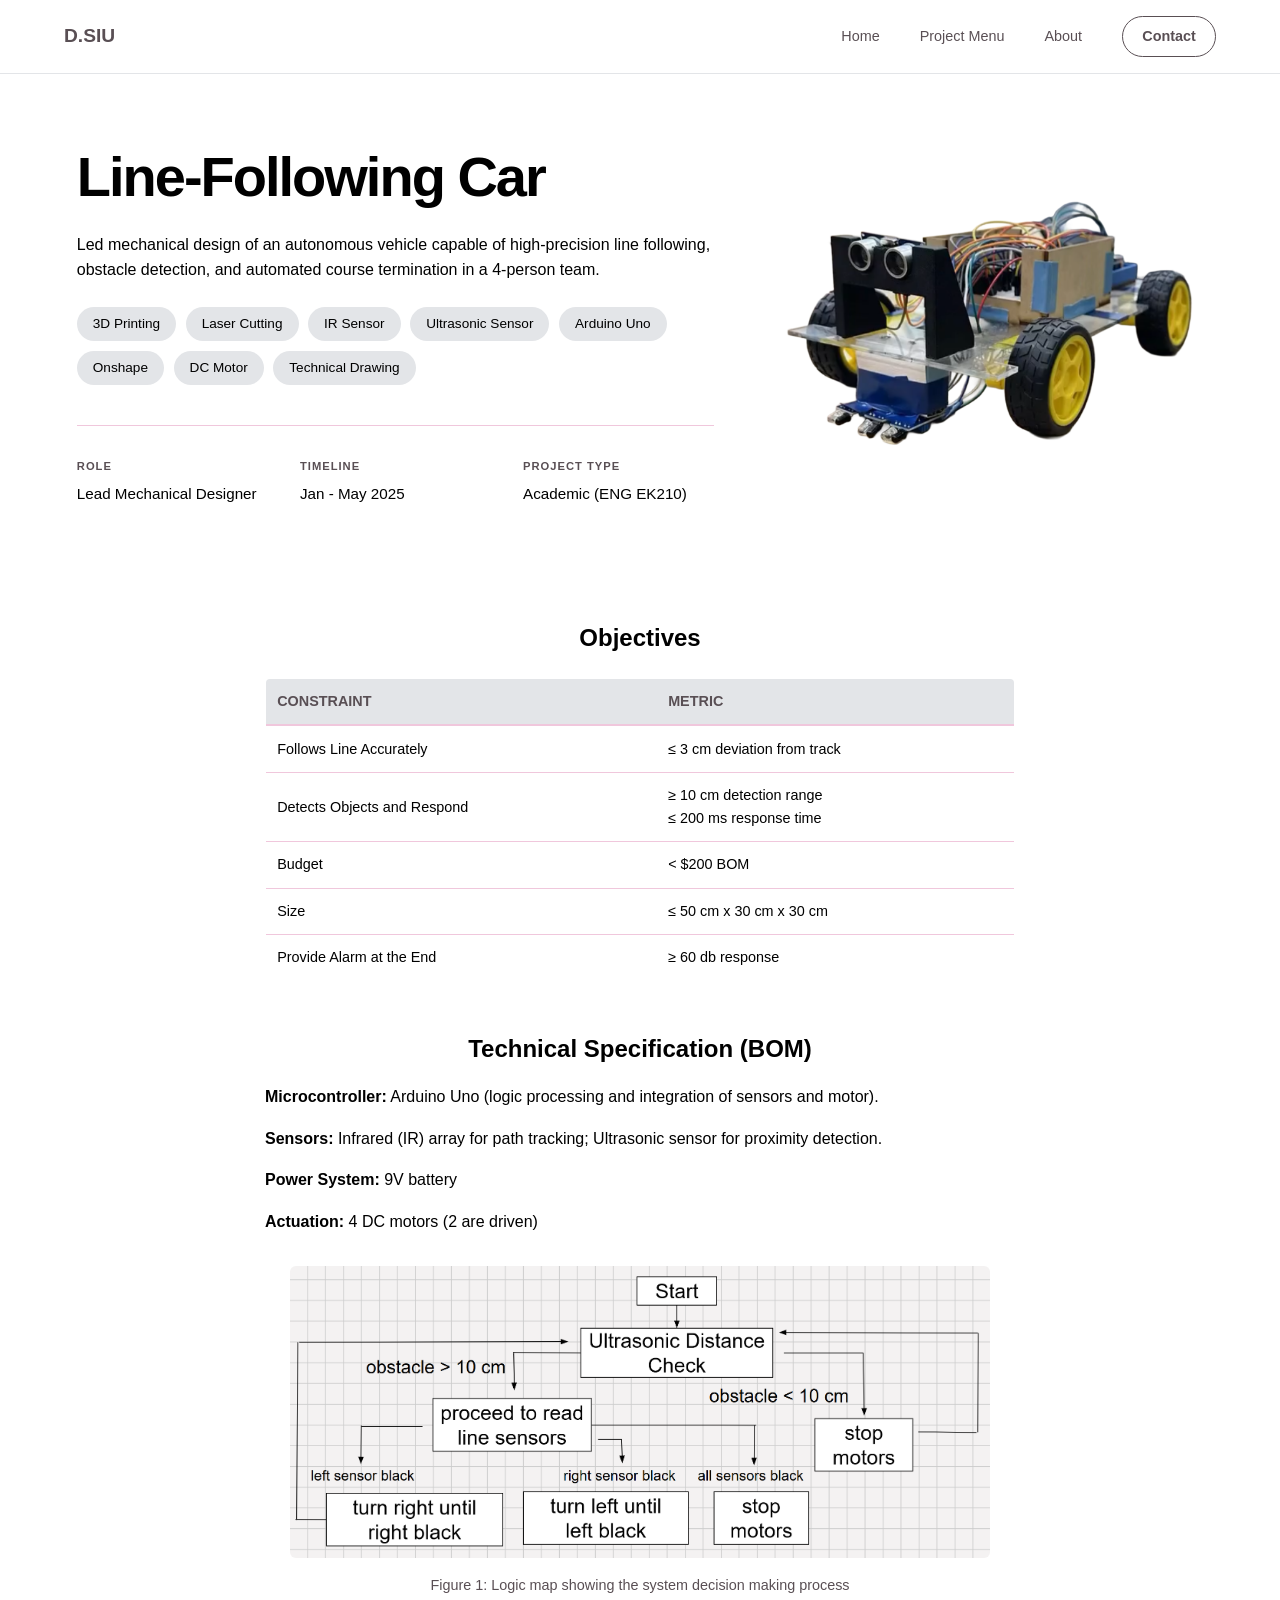
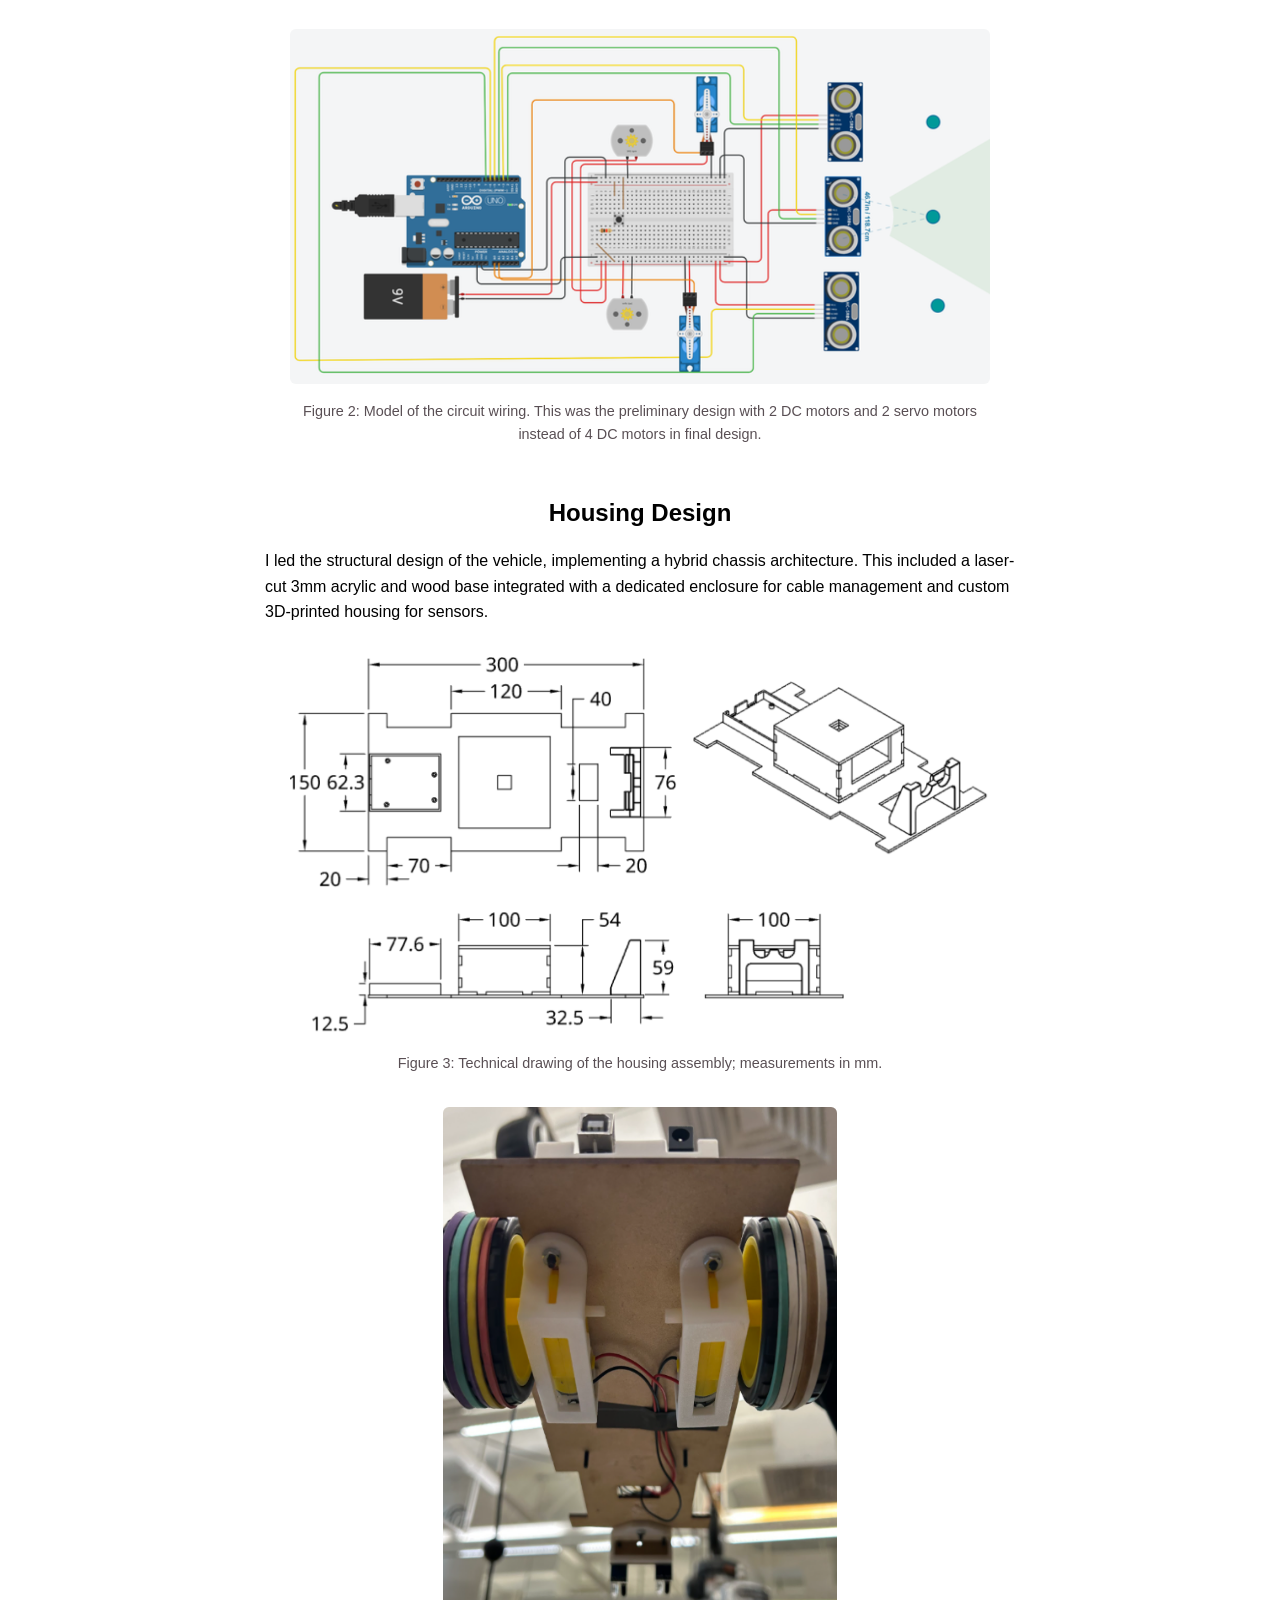
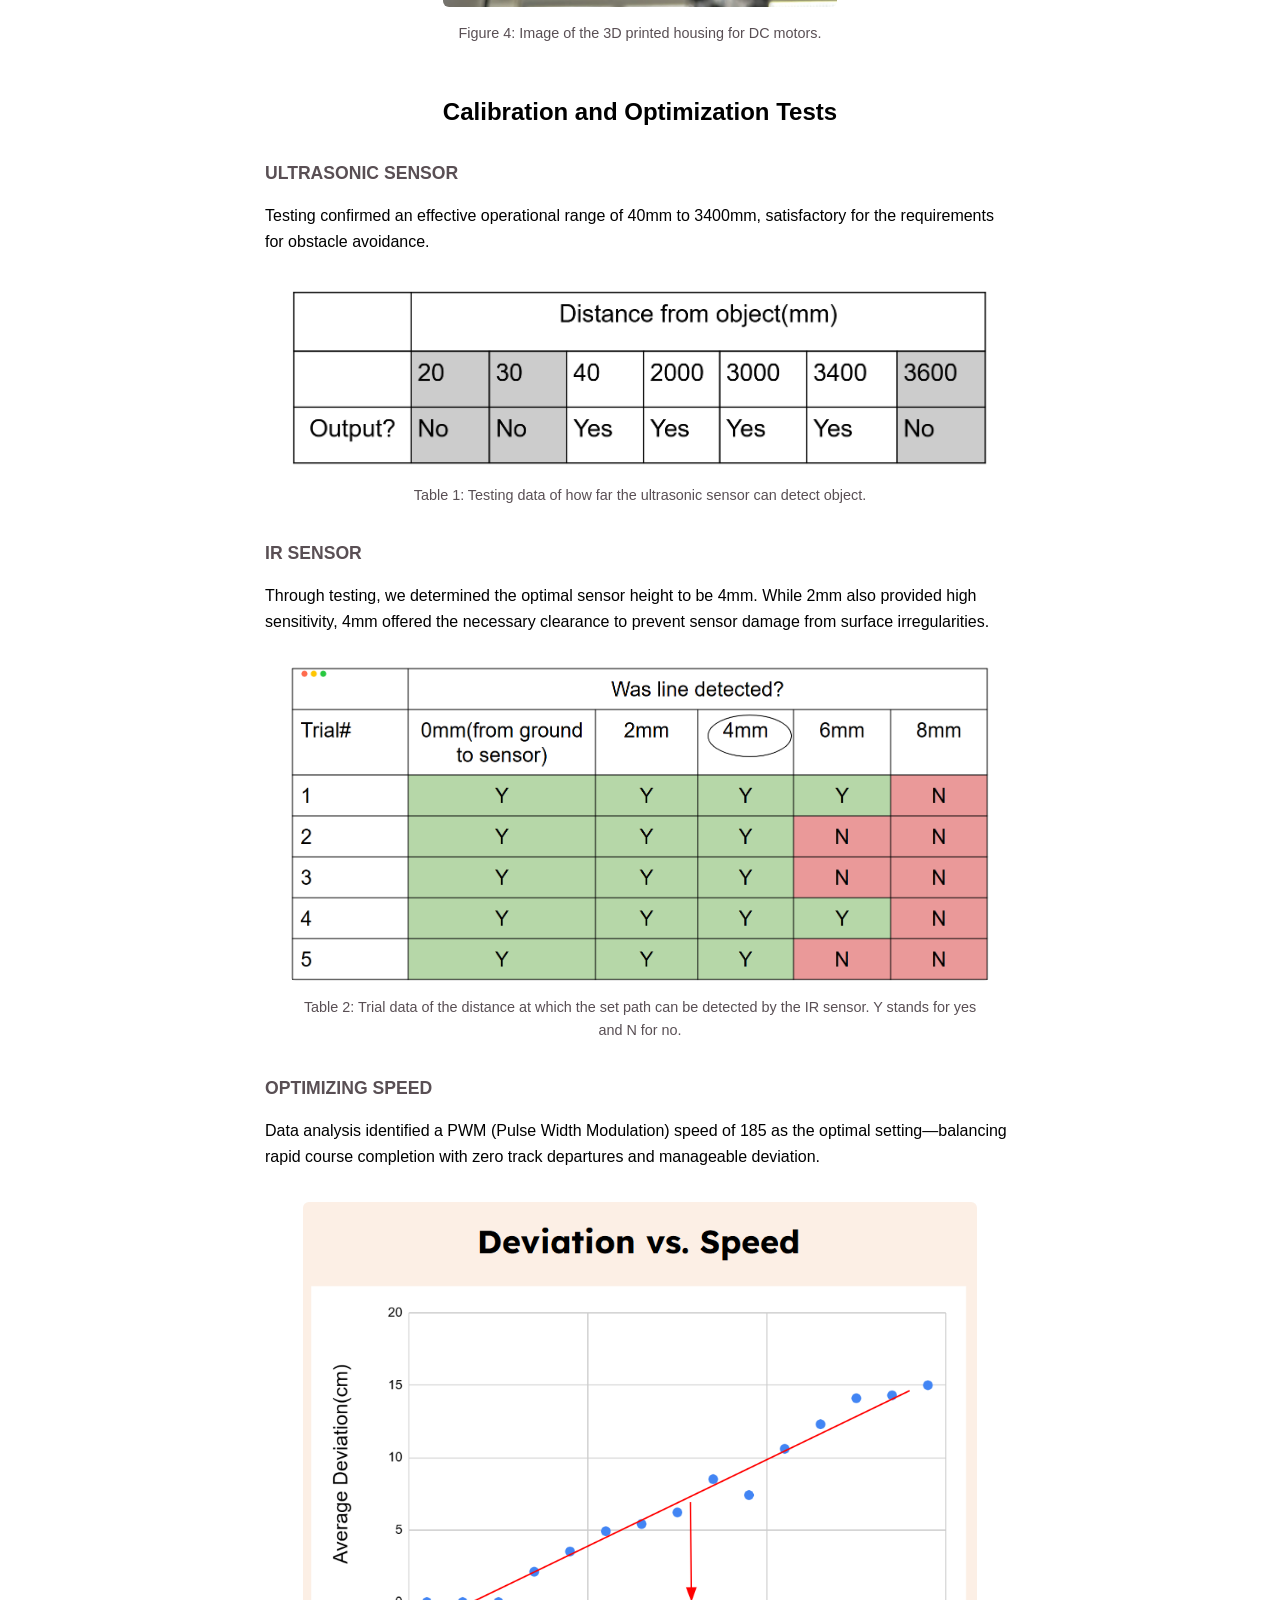
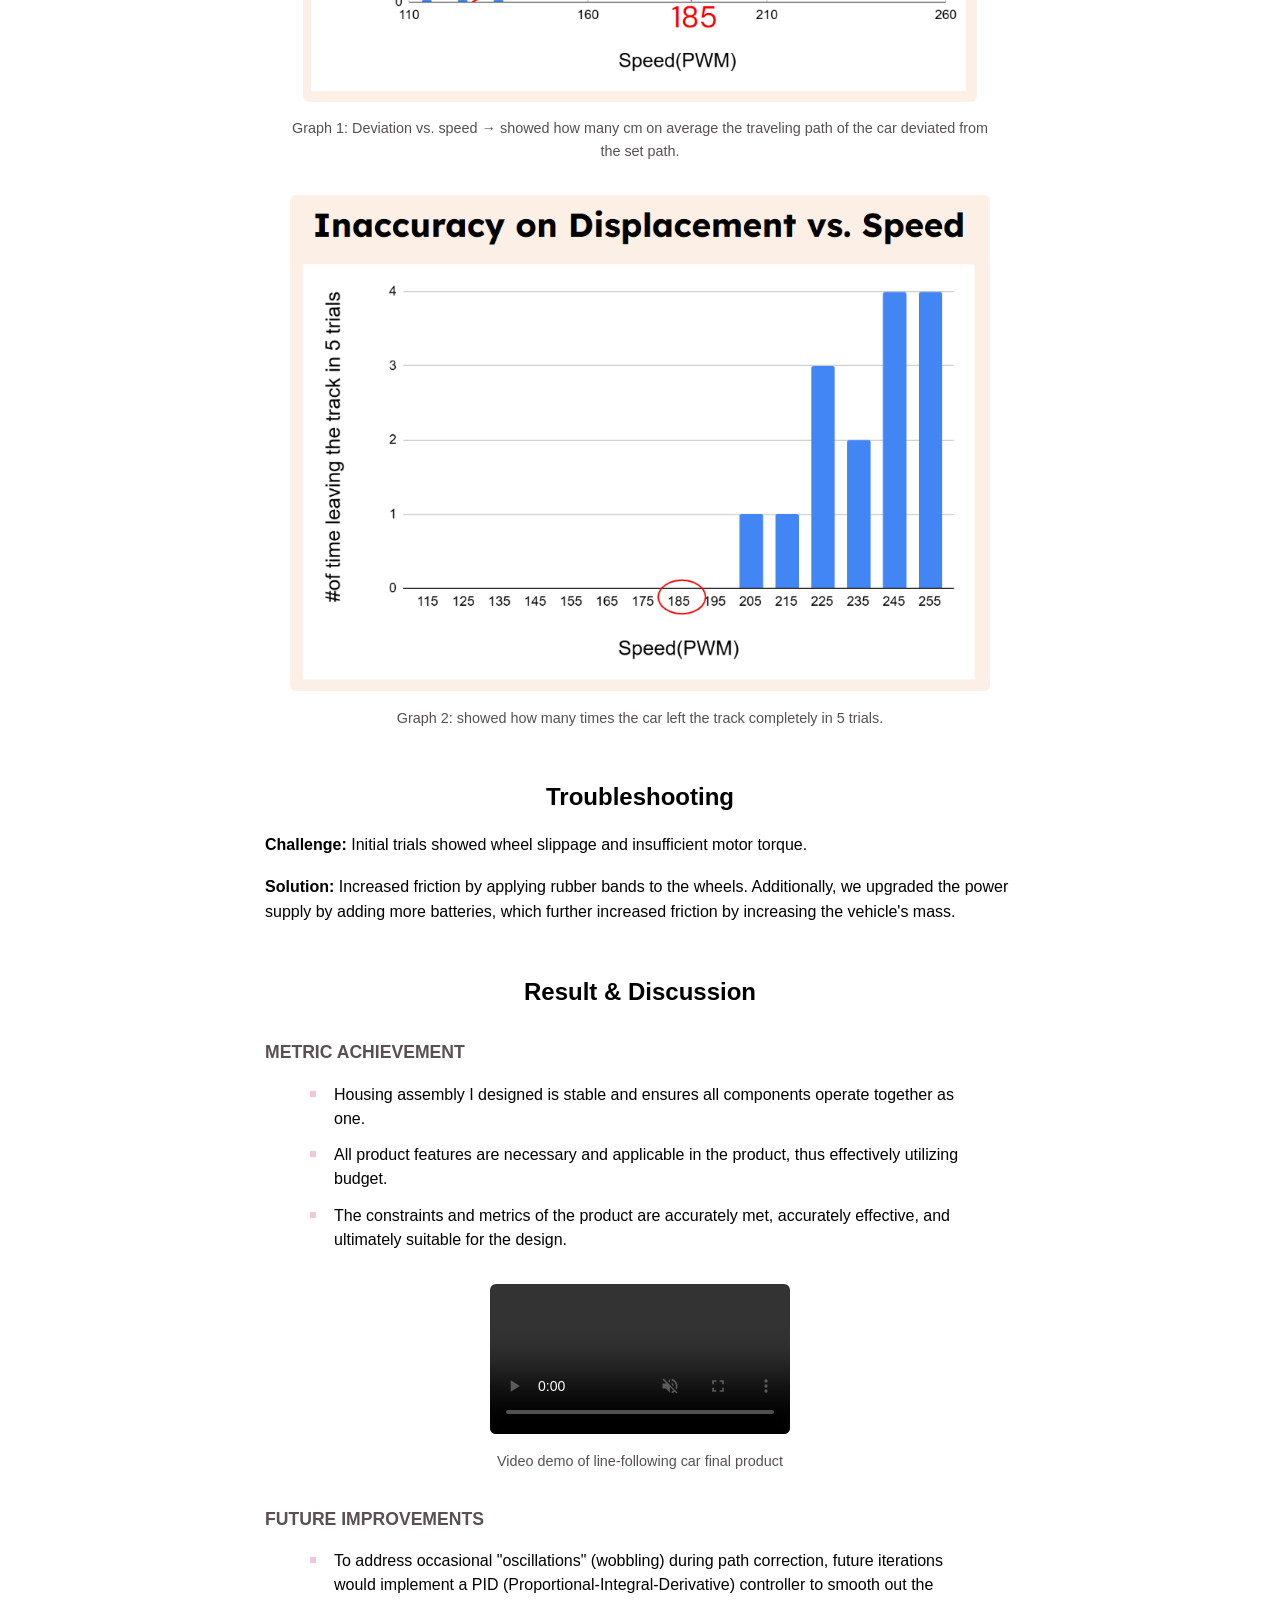
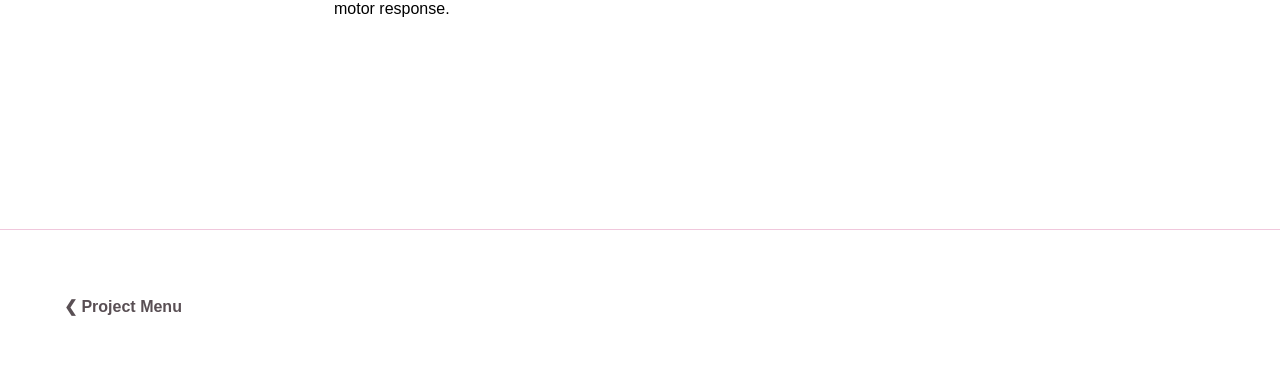
<file: LineCar.html>
<!DOCTYPE html>
<html lang="en">
<head>
    <meta charset="UTF-8">
    <meta name="viewport" content="width=device-width, initial-scale=1.0">
    <title>Line-Following Car | Doris Siu</title>
    
    <link rel="stylesheet" href="style.css">
</head> 

<body>

    <nav class="navbar">
        <a href="index.html" class="logo">D.SIU</a>
        <input type="checkbox" id="nav-trigger" class="menu-toggle">
        <label for="nav-trigger" class="hamburger">
            <span></span>
            <span></span>
            <span></span>
        </label>
        <div class="nav-links">
            <a href="index.html">Home</a>
            <a href="index.html#project">Project Menu</a>
            <a href="index.html#about">About</a>
            <a href="index.html#contact" class="nav-contact">Contact</a>
        </div>
    </nav>

    <main class="container">
        <section class="hero-split">
            <div class="hero-content">
                <h1>Line-Following Car</h1>
                <p>Led mechanical design of an autonomous vehicle capable of high-precision line following, obstacle detection, and automated course termination in a 4-person team.</p>

                <div class="tag-cloud">
                    <span class="tag">3D Printing</span>
                    <span class="tag">Laser Cutting</span>
                    <span class="tag">IR Sensor</span>
                    <span class="tag">Ultrasonic Sensor</span>
                    <span class="tag">Arduino Uno</span>
                    <span class="tag">Onshape</span>
                    <span class="tag">DC Motor</span>
                    <span class="tag">Technical Drawing</span>
                </div>

                <div class="spec-grid">
                    <div class="spec-item">
                        <label>Role</label>
                        <span>Lead Mechanical Designer</span>
                    </div>
                    <div class="spec-item">
                        <label>Timeline</label>
                        <span>Jan - May 2025</span>
                    </div>
                    <div class="spec-item">
                        <label>Project Type</label>
                        <span>Academic (ENG EK210)</span>
                    </div>
                </div>
            </div>

            <div class="hero-img">
                <img src="PortPhotos/car-front-noback.png" alt="Car Prototype">
            </div>
        </section>

        <section class="details">
            <h3>Objectives</h3>
                <div class="table-container">
                    <table class="spec-table">
                        <thead>
                            <tr>
                                <th>Constraint</th>
                                <th>Metric</th>
                            </tr>
                        </thead>
                        <tbody>
                            <tr>
                                <td>Follows Line Accurately</td>
                                <td>≤ 3 cm deviation from track</td>
                            </tr>
                            <tr>
                                <td>Detects Objects and Respond</td>
                                <td>≥ 10 cm detection range <br>≤ 200 ms response time</td>
                            </tr>
                            <tr>
                                <td>Budget</td>
                                <td>&lt; &dollar;200 BOM</td>
                            </tr>
                            <tr>
                                <td>Size</td>
                                <td>≤ 50 cm x 30 cm x 30 cm</td>
                            </tr>
                            <tr>
                                <td>Provide Alarm at the End</td>
                                <td>≥ 60 db response</td>
                            </tr>
                        </tbody>
                    </table>
                </div>
            
            <h3>Technical Specification (BOM)</h3>
                <p><strong>Microcontroller:</strong> Arduino Uno (logic processing and integration of sensors and motor).</p>
                <p><strong>Sensors:</strong> Infrared (IR) array for path tracking; Ultrasonic sensor for proximity detection.</p>
                <p><strong>Power System:</strong> 9V battery</p>
                <p><strong>Actuation:</strong> 4 DC motors (2 are driven)</p>

                <div class="media-wrap">
                    <img src="PortPhotos/210logicmap.png" alt="Logic Map">
                    <p>Figure 1: Logic map showing the system decision making process</p>
                </div>
                <div class="media-wrap">
                    <img src="PortPhotos/210wiring.png" alt="Wiring">
                    <p>Figure 2: Model of the circuit wiring. This was the preliminary design with 2 DC motors and 2 servo motors instead of 4 DC motors in final design.</p>
                </div>
                

                <h3>Housing Design</h3>
                <p>I led the structural design of the vehicle, implementing a hybrid chassis architecture. This included a laser-cut 3mm acrylic and wood base integrated with a dedicated enclosure for cable management and custom 3D-printed housing for sensors.</p>
                <div class="media-wrap">
                    <img src="PortPhotos/210housing.png" alt="Housing">
                    <p>Figure 3: Technical drawing of the housing assembly; measurements in mm.</p>
                </div>
                <div class="media-wrap">
                    <img src="PortPhotos/210wheels.png" alt="Wheel motor housing">
                    <p>Figure 4: Image of the 3D printed housing for DC motors.</p>
                </div>

            <h3>Calibration and Optimization Tests</h3>
            
                <h4>Ultrasonic Sensor</h4>
                <p>Testing confirmed an effective operational range of 40mm to 3400mm, satisfactory for the requirements for obstacle avoidance.</p>
                <div class="media-wrap">
                    <img src="PortPhotos/210ultrasense.png" alt="Data of ultrasonic sensor">
                    <p>Table 1: Testing data of how far the ultrasonic sensor can detect object.</p>
                </div>
                
                <h4>IR sensor</h4>
                <p>Through testing, we determined the optimal sensor height to be 4mm. While 2mm also provided high sensitivity, 4mm offered the necessary clearance to prevent sensor damage from surface irregularities.</p>
                <div class="media-wrap">
                    <img src="PortPhotos/210irsense.png" alt="Data of IR sensor">
                    <p>Table 2: Trial data of the distance at which the set path can be detected by the IR sensor. Y stands for yes and N for no.</p>
                </div>

                <h4>Optimizing speed</h4>
                <p>Data analysis identified a PWM (Pulse Width Modulation) speed of 185 as the optimal setting—balancing rapid course completion with zero track departures and manageable deviation.</p>
                <div class="media-wrap">
                    <img src="PortPhotos/210deviation.png" alt="Deviation vs. Speed graph">
                    <p>Graph 1: Deviation vs. speed → showed how many cm on average the traveling path of the car deviated from the set path.</p>
                </div>
                <div class="media-wrap">
                    <img src="PortPhotos/210displacement.png" alt="Displacement vs. Speed graph">
                    <p>Graph 2: showed how many times the car left the track completely in 5 trials.</p>
                </div>
                
            <h3>Troubleshooting</h3>
                <p><strong>Challenge:</strong> Initial trials showed wheel slippage and insufficient motor torque.</p>
                <p><strong>Solution:</strong> Increased friction by applying rubber bands to the wheels. Additionally, we upgraded the power supply by adding more batteries, which further increased friction by increasing the vehicle's mass.</p>

            <h3>Result & Discussion</h3>

                <h4>Metric Achievement</h4>
                <ul class="detail-list">
                    <li>Housing assembly I designed is stable and ensures all components operate together as one.</li>
                    <li>All product features are necessary and applicable in the product, thus effectively utilizing budget.</li>
                    <li>The constraints and metrics of the product are accurately met, accurately effective, and ultimately suitable for the design.</li>               
                </ul>

                <div class="media-wrap">
                    <video controls autoplay muted playsinline>
                        <source src="PortVideos/LineCarDemoConverted.mp4" type="video/mp4">
                        Your browser does not support the video tag.
                    </video>
                    <p>Video demo of line-following car final product</p>
                </div>

                <h4>Future Improvements</h4>
                <ul class="detail-list">
                    <li>To address occasional "oscillations" (wobbling) during path correction, future iterations would implement a PID (Proportional-Integral-Derivative) controller to smooth out the motor response.</li>
                </ul>


        </section>

    </main>

    <footer class="nav-footer">
        <a href="index.html#project">❮ Project Menu</a>
    </footer>

</body>
</html>
</file>
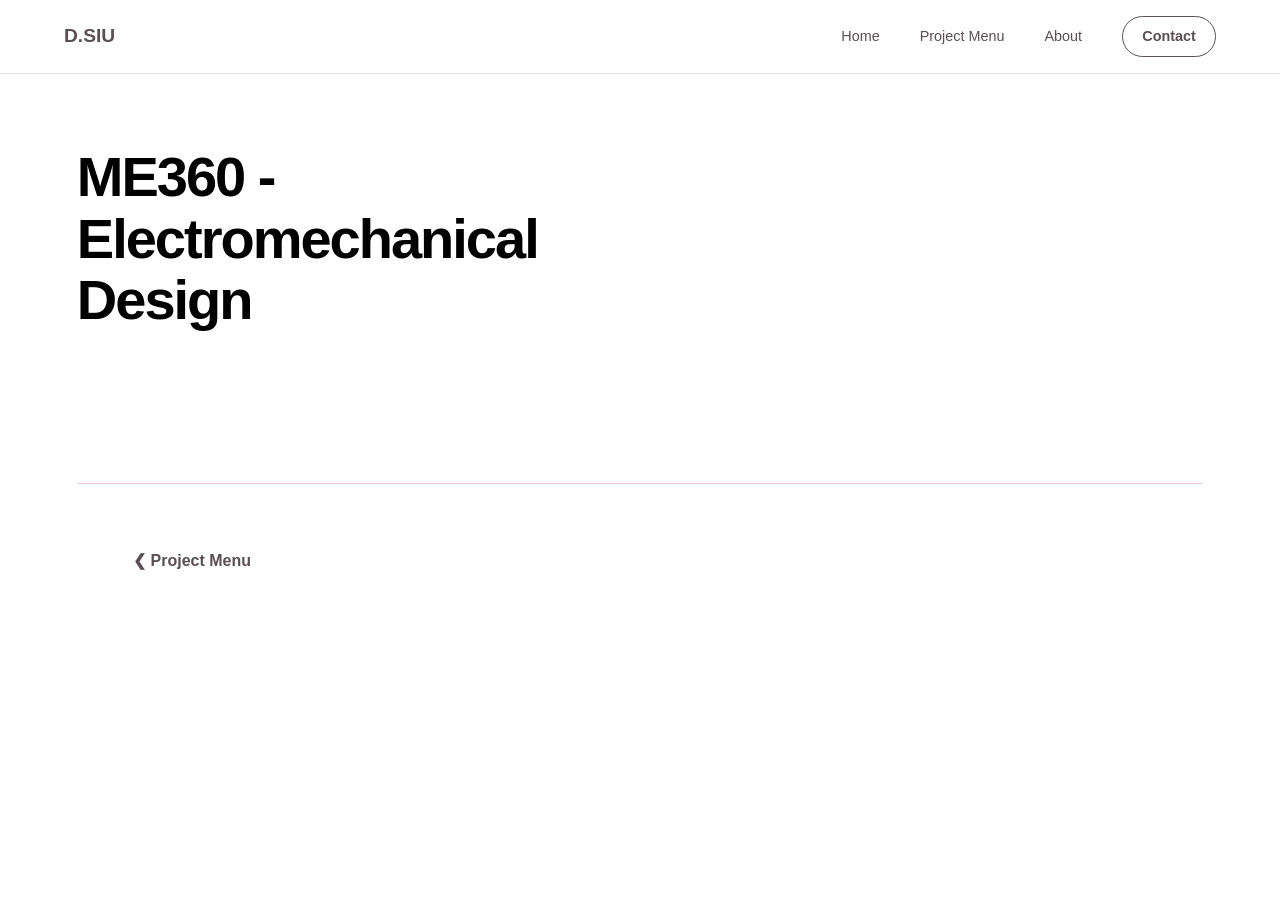
<file: me360.html>
<!DOCTYPE html>
<html lang="en">
<head>
    <meta charset="UTF-8">
    <meta name="viewport" content="width=device-width, initial-scale=1.0">
    <title>ME360 | Doris Siu</title>
    <link rel="stylesheet" href="style.css">
</head> 

<body>

    <nav class="navbar">
        <a href="index.html" class="logo">D.SIU</a>
        <input type="checkbox" id="nav-trigger" class="menu-toggle">
        <label for="nav-trigger" class="hamburger">
            <span></span>
            <span></span>
            <span></span>
        </label>
        <div class="nav-links">
            <a href="index.html">Home</a>
            <a href="index.html#project">Project Menu</a>
            <a href="index.html#about">About</a>
            <a href="index.html#contact" class="nav-contact">Contact</a>
        </div>
    </nav>

    <main class="container">
        
        <section class="hero-split">
            <div class="hero-content">
                <h1>ME360 - Electromechanical Design</h1>

        </section>

    <footer class="nav-footer">
        <a href="index.html#project">❮ Project Menu</a>
    </footer>

</body>
</html>
</file>
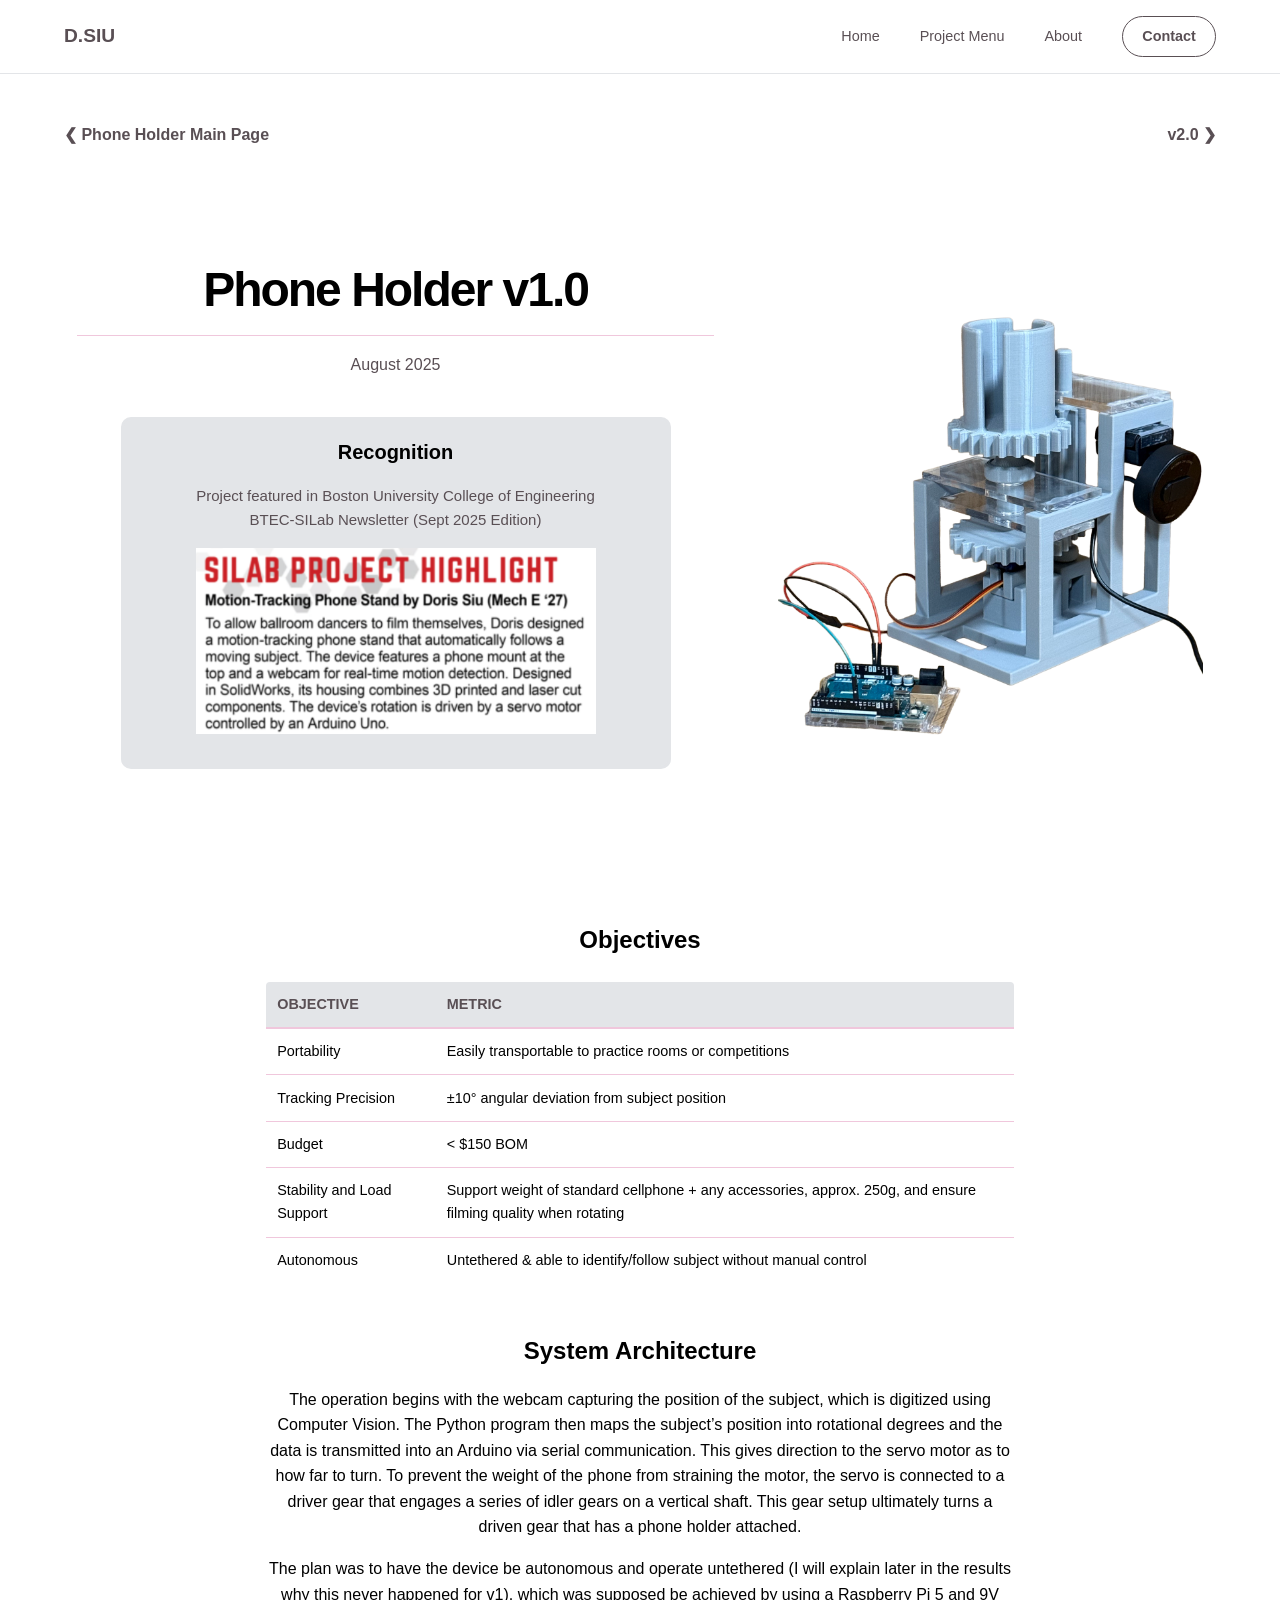
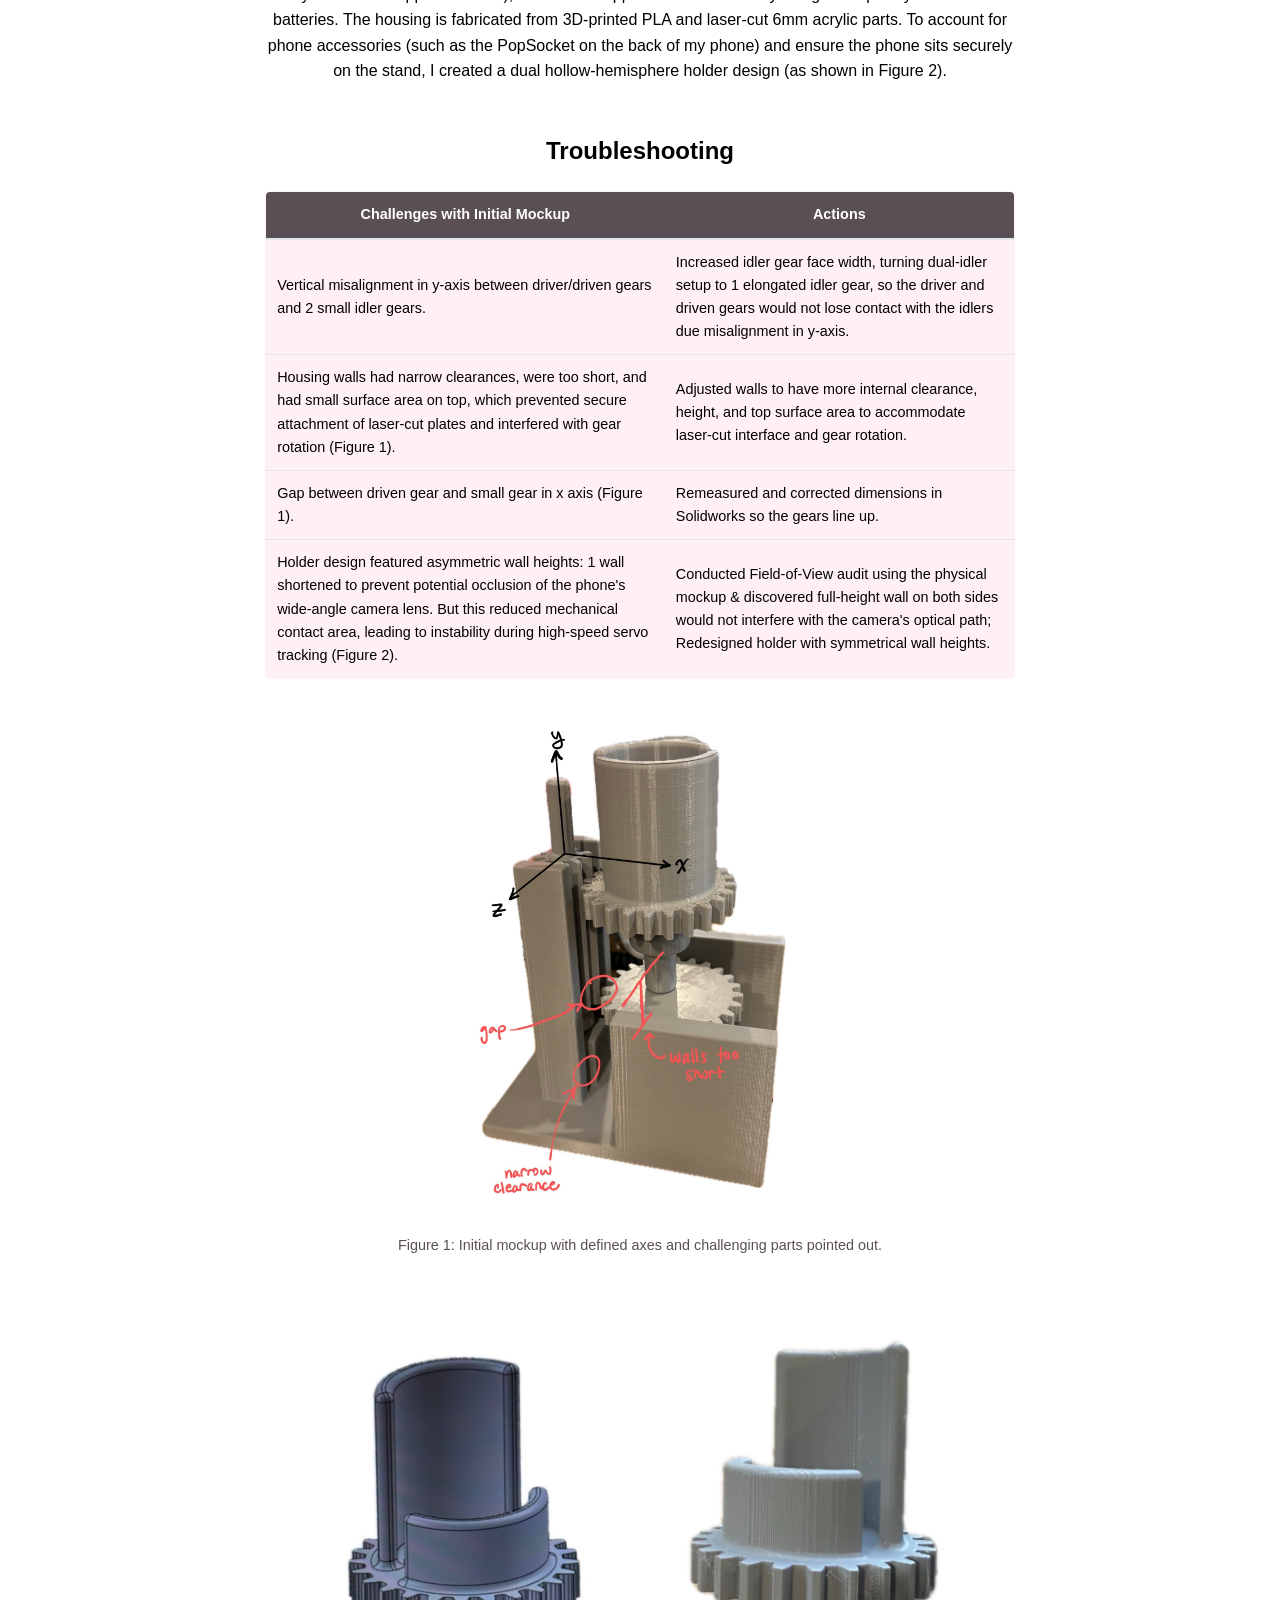
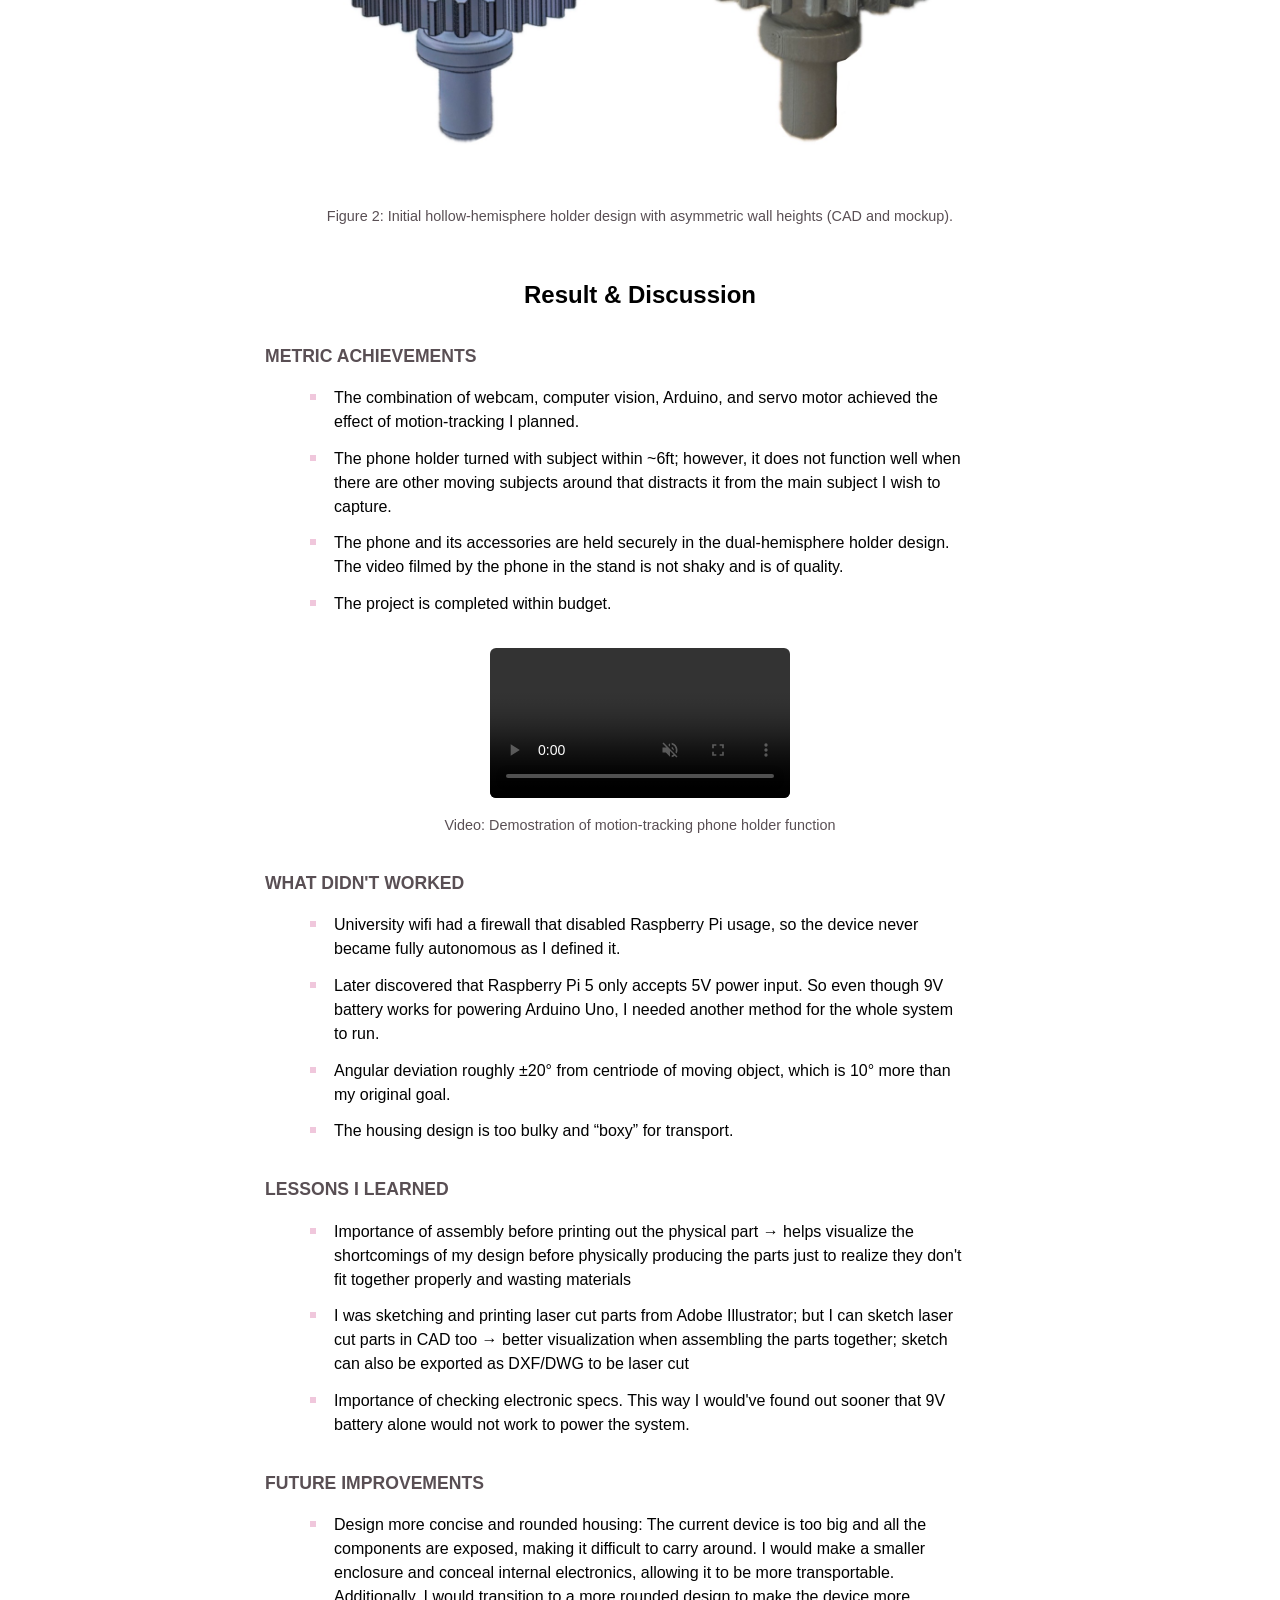
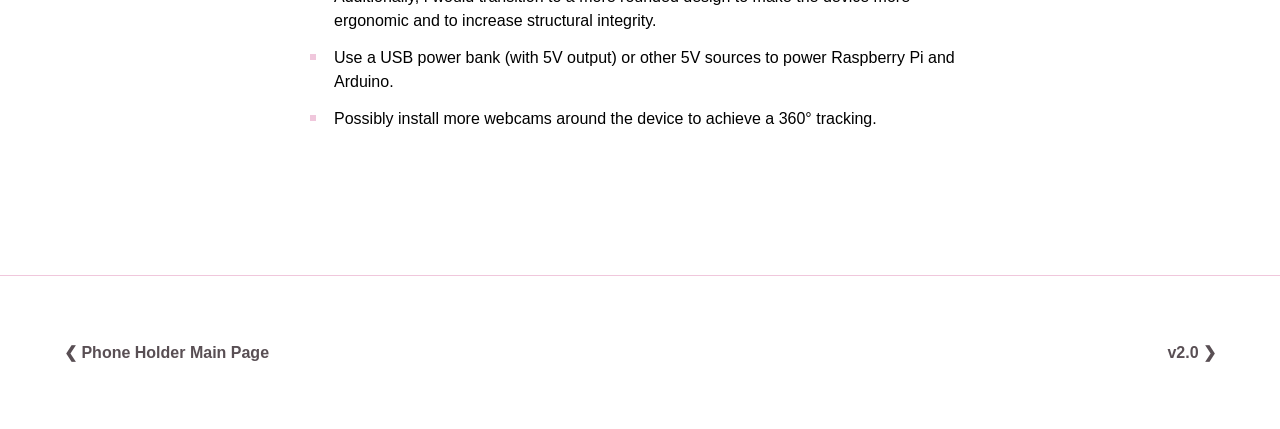
<file: Phone-v1.html>
<!DOCTYPE html>
<html lang="en">
<head>
    <meta charset="UTF-8">
    <meta name="viewport" content="width=device-width, initial-scale=1.0">
    <title>Motion-Tracking Phone Holder v1 | Doris Siu</title>
    <link rel="stylesheet" href="style.css">
</head> 

<body>

    <nav class="navbar">
        <a href="index.html" class="logo">D.SIU</a>
        <input type="checkbox" id="nav-trigger" class="menu-toggle">
        <label for="nav-trigger" class="hamburger">
            <span></span>
            <span></span>
            <span></span>
        </label>
        <div class="nav-links">
            <a href="index.html">Home</a>
            <a href="index.html#project">Project Menu</a>
            <a href="index.html#about">About</a>
            <a href="index.html#contact" class="nav-contact">Contact</a>
        </div>
    </nav>

    <footer class="header">
            <a href="PhoneMount.html"> &#x276E; Phone Holder Main Page</a>
            <a href="Phone-v2.html">v2.0 &#x276F;</a>
        </footer>


    <main class="container">
        
        <section class="hero-split">
            <div class="hero-version">
                <h1>Phone Holder v1.0</h1>
                <p>August 2025</p>

                <div class="rec-box">
                    <h3>Recognition</h3>
                    <p>Project featured in Boston University College of Engineering BTEC-SILab Newsletter (Sept 2025 Edition)</p>
                    <img src="PortPhotos/silabNOimg.png" alt="SILab-BTEC Newsletter">
                </div>

            </div>

            <div class="hero-img">
                <img src="PortPhotos/phone-mount-noback.png" alt="Motion Tracking Phone Mount">
            </div>

        </section>

        
        <section class="details">

            <h3>Objectives</h3>
            <div class="table-container">
                <table class="spec-table">
                    <thead>
                        <tr>
                            <th>Objective</th>
                            <th>Metric</th>
                        </tr>
                    </thead>
                    <tbody>
                        <tr>
                            <td>Portability</td>
                            <td>Easily transportable to practice rooms or competitions</td>
                        </tr>
                        <tr>
                            <td>Tracking Precision</td>
                            <td>&#177;10&deg; angular deviation from subject position</td>
                        </tr>
                        <tr>
                            <td>Budget</td>
                            <td>&lt; &dollar;150 BOM</td>
                        </tr>
                        <tr>
                            <td>Stability and Load Support</td>
                            <td>Support weight of standard cellphone + any accessories, approx. 250g, and ensure filming quality when rotating</td>
                        </tr>
                        <tr>
                            <td>Autonomous</td>
                            <td>Untethered & able to identify/follow subject without manual control</td>
                        </tr>
                    </tbody>
                </table>
            </div>
            
            <h3>System Architecture</h3>
            <p style="text-align: center;">The operation begins with the webcam capturing the position of the subject, which is digitized using Computer Vision. The Python program then maps the subject’s position into rotational degrees and the data is transmitted into an Arduino via serial communication. This gives direction to the servo motor as to how far to turn. To prevent the weight of the phone from straining the motor, the servo is connected to a driver gear that engages a series of idler gears on a vertical shaft. This gear setup ultimately turns a driven gear that has a phone holder attached.</p>
            <p style="text-align: center;">The plan was to have the device be autonomous and operate untethered (I will explain later in the results why this never happened for v1), which was supposed be achieved by using a Raspberry Pi 5 and 9V batteries. The housing is fabricated from 3D-printed PLA and laser-cut 6mm acrylic parts. To account for phone accessories (such as the PopSocket on the back of my phone) and ensure the phone sits securely on the stand, I created a dual hollow-hemisphere holder design (as shown in Figure 2).</p>

            <h3>Troubleshooting</h3>
            <div class="table-container">
                <table class="trouble-table">
                    <thead>
                        <tr>
                            <th>Challenges with Initial Mockup</th>
                            <th>Actions</th>
                        </tr>
                    </thead>
                    <tbody>
                        <tr>
                            <td>Vertical misalignment in y-axis between driver/driven gears and 2 small idler gears.</td>
                            <td>Increased idler gear face width, turning dual-idler setup to 1 elongated idler gear, so the driver and driven gears would not lose contact with the idlers due misalignment in y-axis.</td>
                        </tr>
                        <tr>
                            <td>Housing walls had narrow clearances, were too short, and had small surface area on top, which prevented secure attachment of laser-cut plates and interfered with gear rotation (Figure 1).</td>
                            <td>Adjusted walls to have more internal clearance, height, and top surface area to accommodate laser-cut interface and gear rotation.</td>
                        </tr>
                        <tr>
                            <td>Gap between driven gear and small gear in x axis (Figure 1).</td>
                            <td>Remeasured and corrected dimensions in Solidworks so the gears line up.</td>
                        </tr>
                        <tr>
                            <td>Holder design featured asymmetric wall heights: 1 wall shortened to prevent potential occlusion of the phone's wide-angle camera lens. But this reduced mechanical contact area, leading to instability during high-speed servo tracking (Figure 2).</td>
                            <td>Conducted Field-of-View audit using the physical mockup & discovered full-height wall on both sides would not interfere with the camera's optical path; Redesigned holder with symmetrical wall heights.</td>
                        </tr>
                    </tbody>
                </table>
            </div>

            <div class="media-wrap">
                    <img src="PortPhotos/PhoneMAxesLabeled.jpg" alt="Phone Mount Labeled">
                    <p>Figure 1: Initial mockup with defined axes and challenging parts pointed out.</p>
            </div>

            <div class="media-wrap">
                    <img src="PortPhotos/InititalMountDesign.jpg" alt="Initial Phone Mount Design">
                    <p>Figure 2: Initial hollow-hemisphere holder design with asymmetric wall heights (CAD and mockup).</p>
            </div>

            <h3>Result & Discussion</h3>
            
            <h4>Metric Achievements</h4>
            <ul class="detail-list">
                <li>The combination of webcam, computer vision, Arduino, and servo motor achieved the effect of motion-tracking I planned.</li>
                <li>The phone holder turned with subject within ~6ft; however, it does not function well when there are other moving subjects around that distracts it from the main subject I wish to capture.</li>
                <li>The phone and its accessories are held securely in the dual-hemisphere holder design. The video filmed by the phone in the stand is not shaky and is of quality.</li>
                <li>The project is completed within budget.</li>
            </ul>

            <div class="media-wrap">
                <video controls autoplay muted playsinline>
                    <source src="PortVideos/PhoneHolderDemoConverted.mp4" type="video/mp4">
                    Your browser does not support the video tag.
                </video>
                <p style="max-width: 400px;">Video: Demostration of motion-tracking phone holder function</p>
            </div>

            <h4>What Didn't Worked</h4>
            <ul class="detail-list">
                <li>University wifi had a firewall that disabled Raspberry Pi usage, so the device never became fully autonomous as I defined it.</li>
                <li>Later discovered that Raspberry Pi 5 only accepts 5V power input. So even though 9V battery works for powering Arduino Uno, I needed another method for the whole system to run.</li>
                <li>Angular deviation roughly &#177;20&deg; from centriode of moving object, which is 10&deg; more than my original goal.</li>
                <li>The housing design is too bulky and “boxy” for transport.</li>
            </ul>

            <h4>Lessons I learned</h4>
            <ul class="detail-list">
                <li>Importance of assembly before printing out the physical part → helps visualize the shortcomings of my design before physically producing the parts just to realize they don't fit together properly and wasting materials</li>
                <li>I was sketching and printing laser cut parts from Adobe Illustrator; but I can sketch laser cut parts in CAD too → better visualization when assembling the parts together; sketch can also be exported as DXF/DWG to be laser cut</li>
                <li>Importance of checking electronic specs. This way I would've found out sooner that 9V battery alone would not work to power the system.</li>
            </ul>

            <h4>Future Improvements</h4>
            <ul class="detail-list">
                <li>Design more concise and rounded housing: The current device is too big and all the components are exposed, making it difficult to carry around. I would make a smaller enclosure and conceal internal electronics, allowing it to be more transportable. Additionally, I would transition to a more rounded design to make the device more ergonomic and to increase structural integrity.</li>
                <li>Use a USB power bank (with 5V output) or other 5V sources to power Raspberry Pi and Arduino.</li>
                <li>Possibly install more webcams around the device to achieve a 360&deg; tracking.</li>
            </ul>
            
        </section>

    </main>

    

    <footer class="nav-footer" style="margin-top: 0;">
        <a href="PhoneMount.html"> &#x276E; Phone Holder Main Page</a>
        <a href="Phone-v2.html">v2.0 &#x276F;</a>
    </footer>

</body>
</html>
</file>
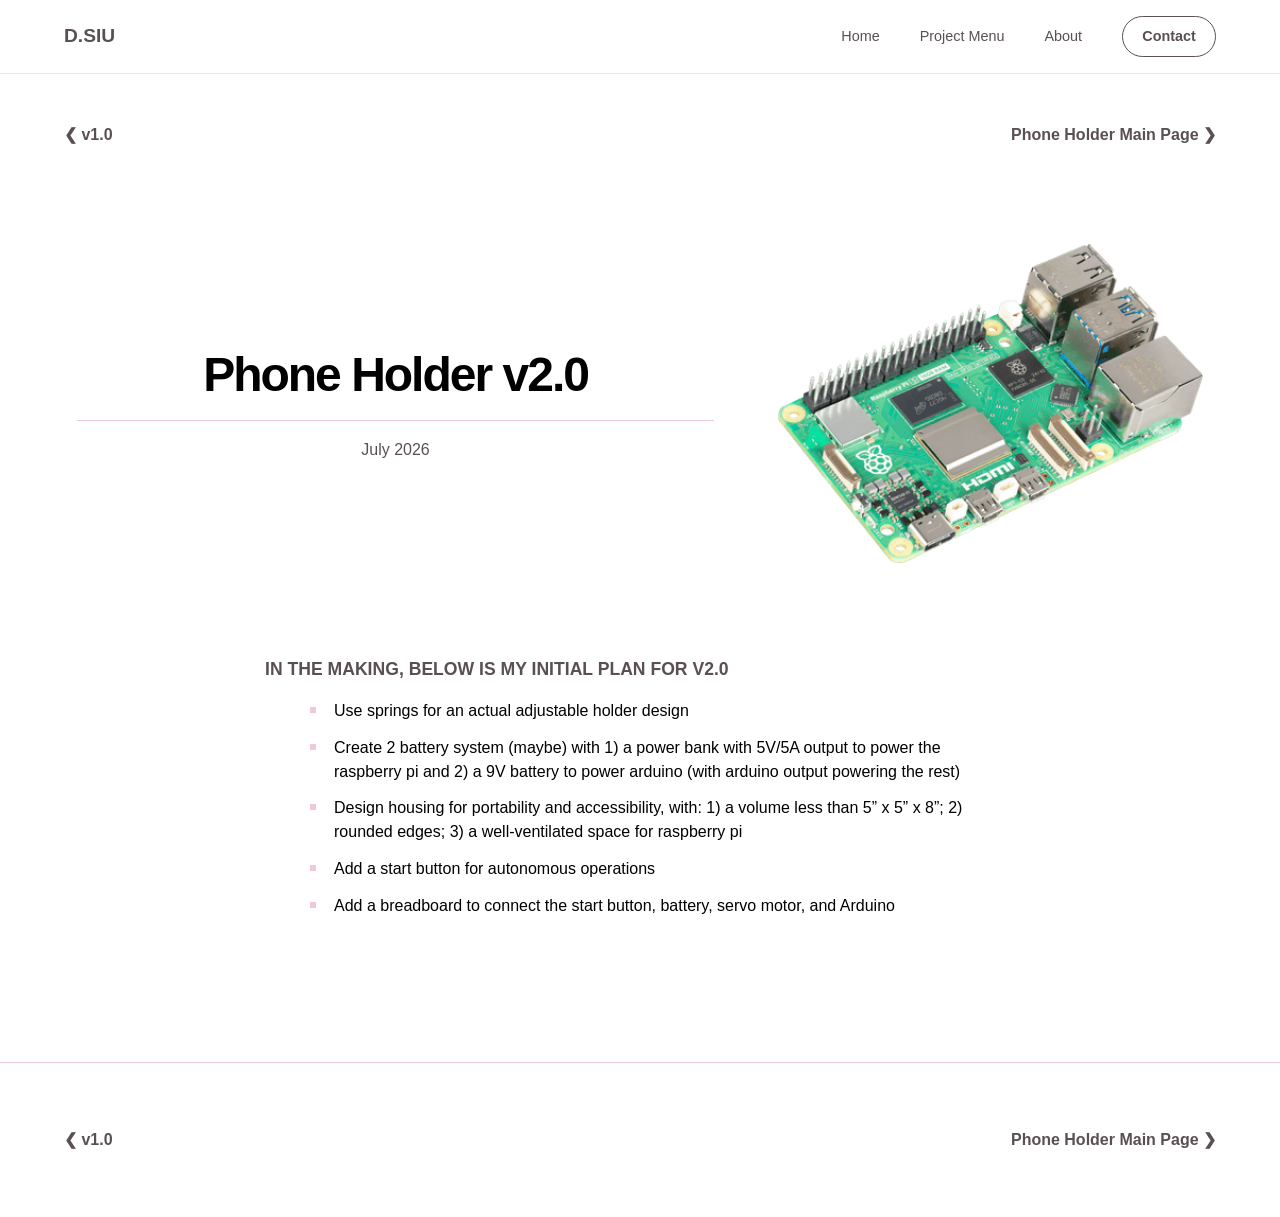
<file: Phone-v2.html>
<!DOCTYPE html>
<html lang="en">
<head>
    <meta charset="UTF-8">
    <meta name="viewport" content="width=device-width, initial-scale=1.0">
    <title>Motion-Tracking Phone Holder v2 | Doris Siu</title>
    <link rel="stylesheet" href="style.css">
</head> 

<body>

    <nav class="navbar">
        <a href="index.html" class="logo">D.SIU</a>
        <input type="checkbox" id="nav-trigger" class="menu-toggle">
        <label for="nav-trigger" class="hamburger">
            <span></span>
            <span></span>
            <span></span>
        </label>
        <div class="nav-links">
            <a href="index.html">Home</a>
            <a href="index.html#project">Project Menu</a>
            <a href="index.html#about">About</a>
            <a href="index.html#contact" class="nav-contact">Contact</a>
        </div>
    </nav>

    <footer class="header">
        <a href="Phone-v1.html"> &#x276E; v1.0</a>
        <a href="PhoneMount.html">Phone Holder Main Page &#x276F;</a>
    </footer>

    <main class="container">

        <section class="hero-split">
            <div class="hero-version">
                <h1>Phone Holder v2.0</h1>
                <p>July 2026</p>
            </div>
            <div class="hero-img">
                <img src="PortPhotos/raspi 5.png" alt="replacement image">
            </div>
        </section>

        <section class="details">

        <h4>In the making, below is my initial plan for v2.0</h4>
            <ul class="detail-list">
                <li>Use springs for an actual adjustable holder design
                </li>

                <li>
                    Create 2 battery system (maybe) with 1) a power bank with 5V/5A output to power the raspberry pi and 2) a 9V battery to power arduino (with arduino output powering the rest)
                </li>

                <li>
                    Design housing for portability and accessibility, with: 1) a volume less than 5” x 5” x 8”; 2) rounded edges; 3) a well-ventilated space for raspberry pi
                </li>

                <li>
                    Add a start button for autonomous operations
                </li>

                <li>
                    Add a breadboard to connect the start button, battery, servo motor, and Arduino
                </li>

            </ul>

    </section>
    </main>


    

    <footer class="nav-footer" style="margin-top: 0;">
        <a href="Phone-v1.html"> &#x276E; v1.0</a>
            <a href="PhoneMount.html">Phone Holder Main Page &#x276F;</a>
    </footer>

</body>
</html>
</file>
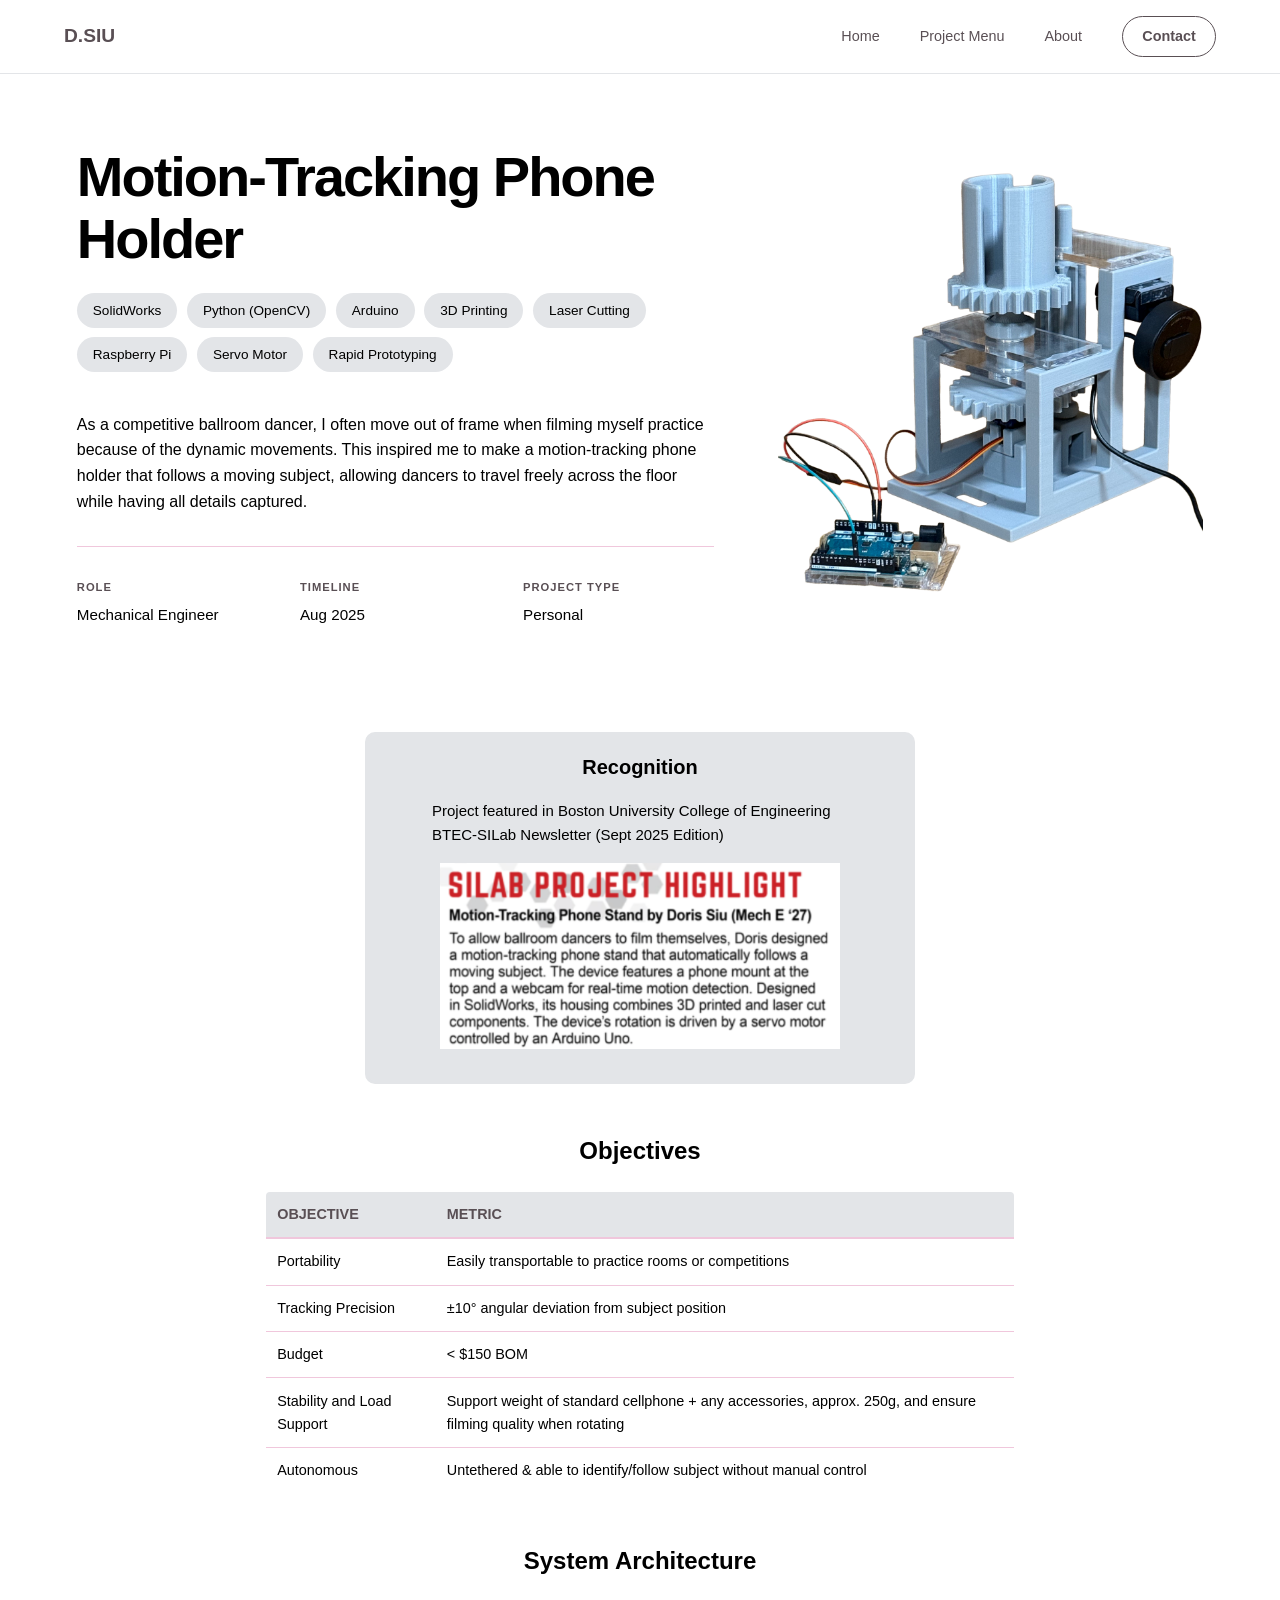
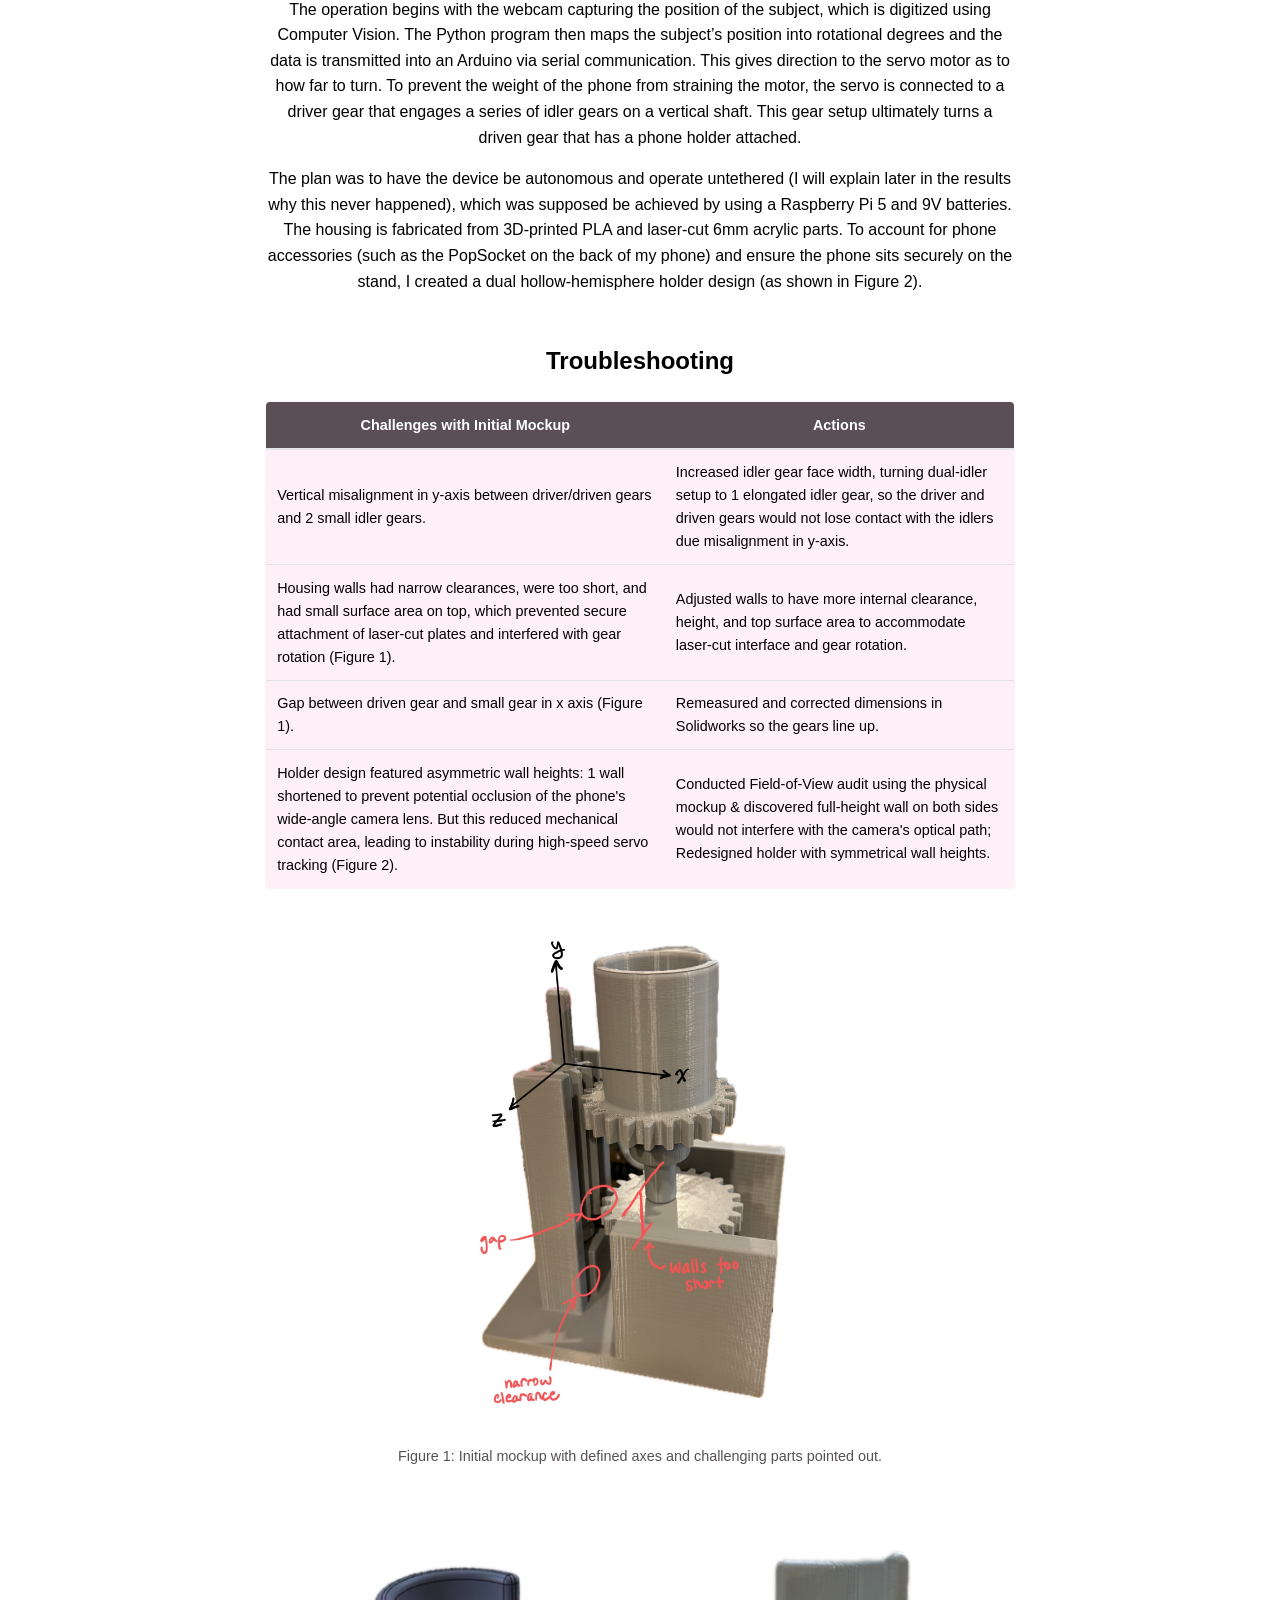
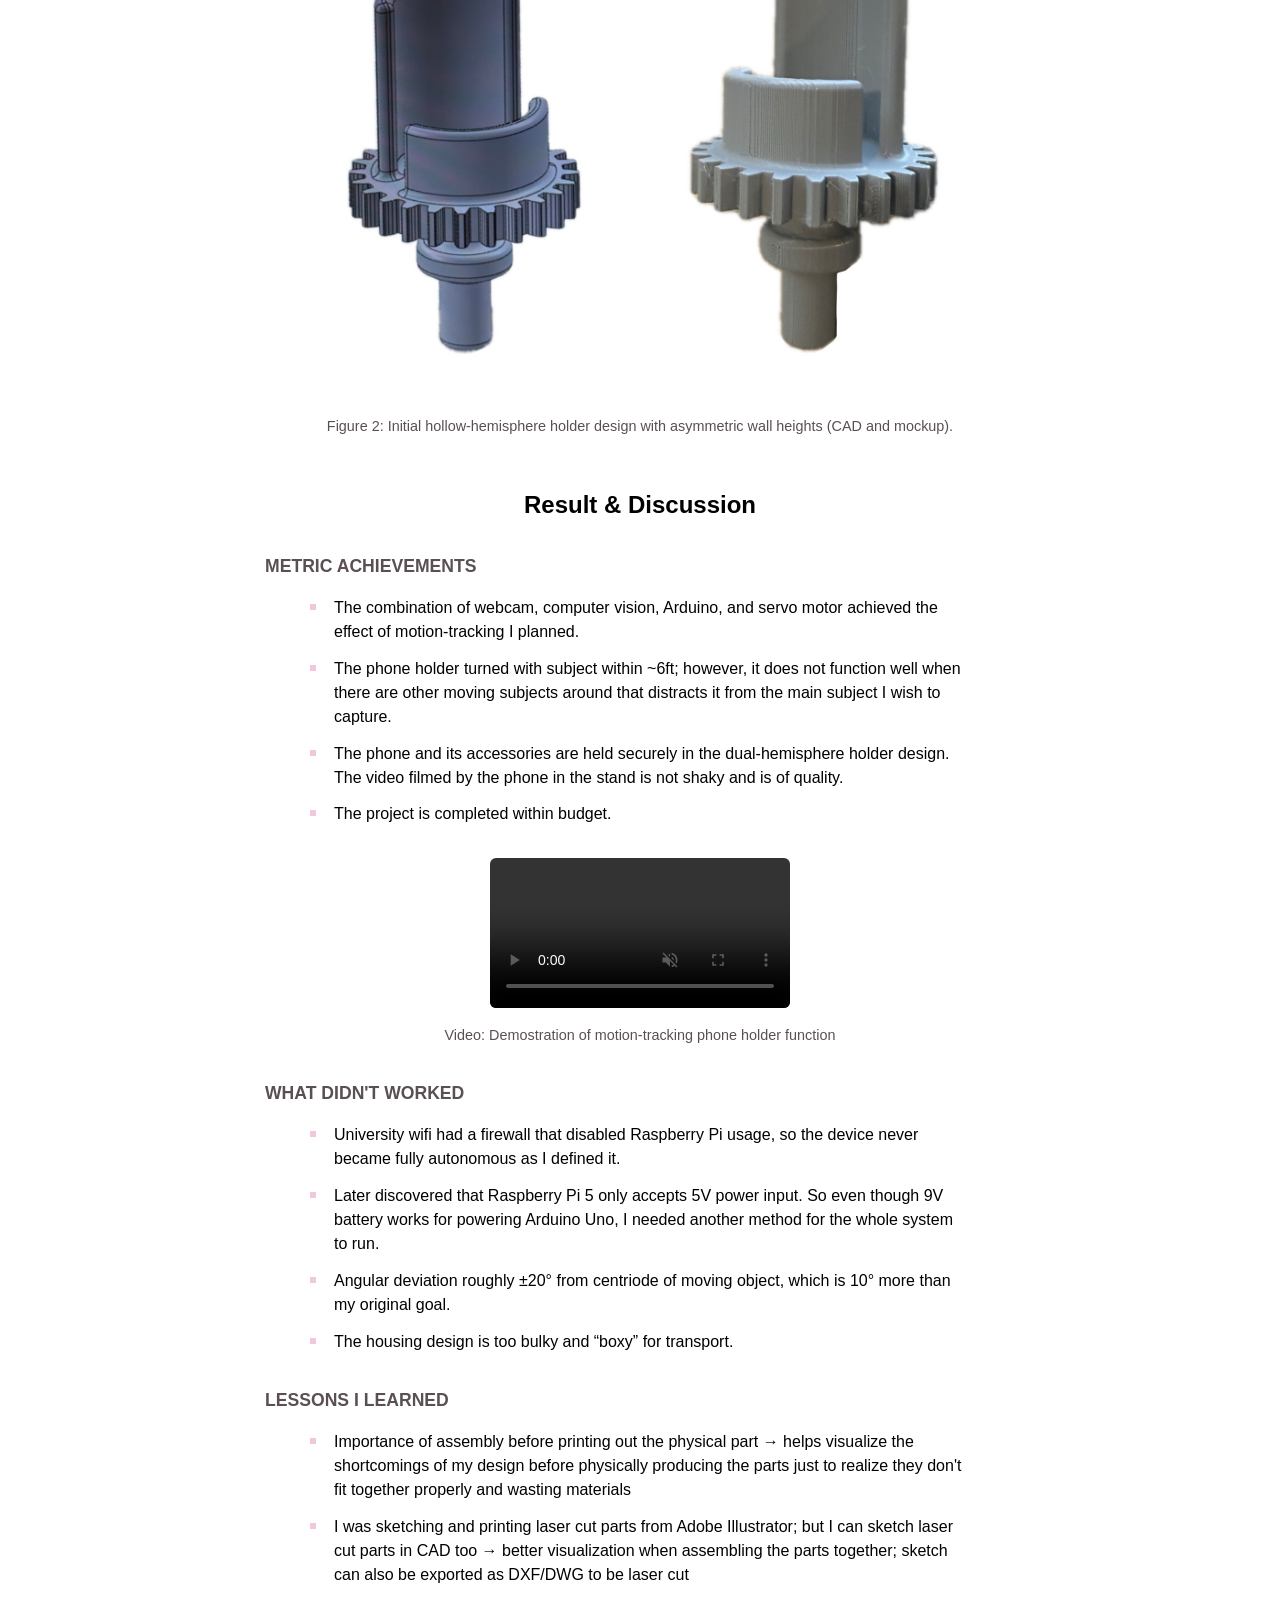
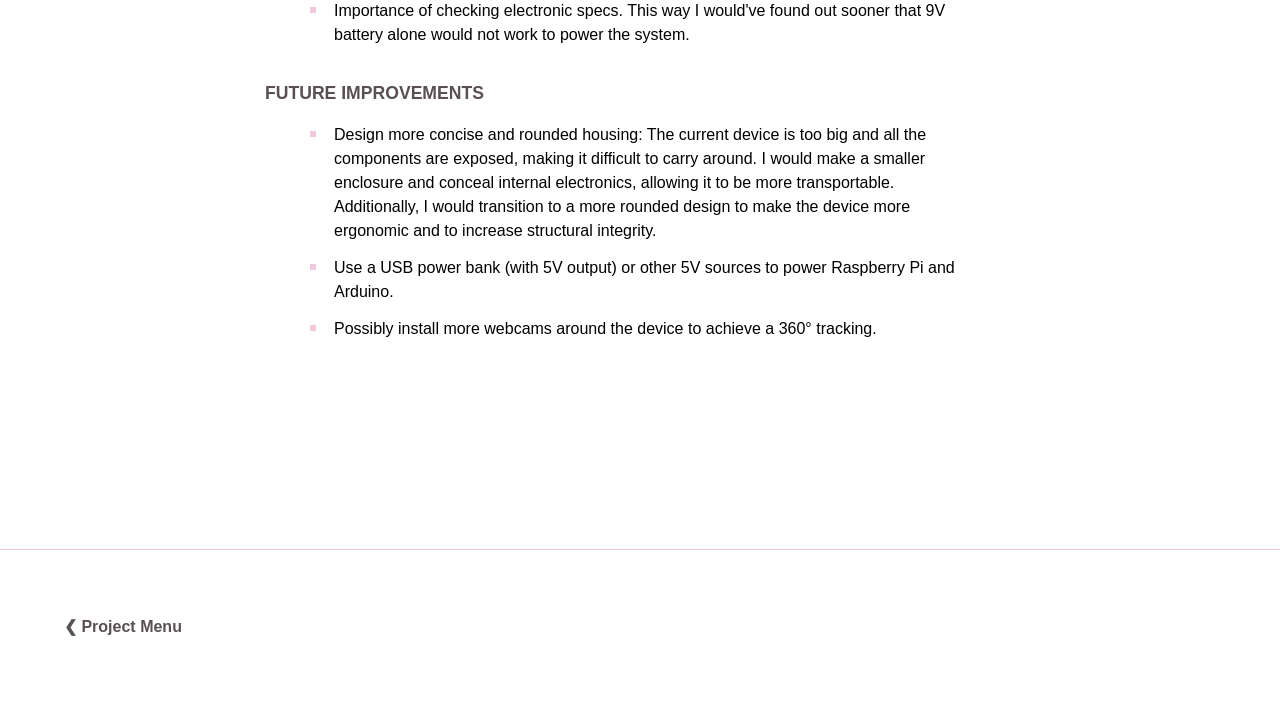
<file: PhoneMount.html>
<!DOCTYPE html>
<html lang="en">
<head>
    <meta charset="UTF-8">
    <meta name="viewport" content="width=device-width, initial-scale=1.0">
    <title>Motion-Tracking Phone Holder | Doris Siu</title>
    <link rel="stylesheet" href="style.css">
</head> 

<body>

    <nav class="navbar">
        <a href="index.html" class="logo">D.SIU</a>
        <input type="checkbox" id="nav-trigger" class="menu-toggle">
        <label for="nav-trigger" class="hamburger">
            <span></span>
            <span></span>
            <span></span>
        </label>
        <div class="nav-links">
            <a href="index.html">Home</a>
            <a href="index.html#project">Project Menu</a>
            <a href="index.html#about">About</a>
            <a href="index.html#contact" class="nav-contact">Contact</a>
        </div>
    </nav>

    <main class="container">
        
        <section class="hero-split">
            <div class="hero-content">
                <h1>Motion-Tracking Phone Holder</h1>
                
                <div class="tag-cloud">
                    <span class="tag">SolidWorks</span>
                    <span class="tag">Python (OpenCV)</span>
                    <span class="tag">Arduino</span>
                    <span class="tag">3D Printing</span>
                    <span class="tag">Laser Cutting</span>
                    <span class="tag">Raspberry Pi</span>
                    <span class="tag">Servo Motor</span>
                    <span class="tag">Rapid Prototyping</span>
                </div>

                <p>As a competitive ballroom dancer, I often move out of frame when filming myself practice because of the dynamic movements. This inspired me to make a motion-tracking phone holder that follows a moving subject, allowing dancers to travel freely across the floor while having all details captured.</p>    
                <!-- <p>I am currently working on a <a href="Phone-v2.html" style="color: #c974a0;">second version</a> based on what I have learned and wish to improve from making my <a href="Phone-v1.html" style="color: #c974a0;">first version</a>.</p>            
            -->

                <div class="spec-grid">
                    <div class="spec-item">
                        <label>Role</label>
                        <span>Mechanical Engineer</span>
                    </div>
                    <div class="spec-item">
                        <label>Timeline</label>
                        <span>Aug 2025</span>
                    </div>
                    <div class="spec-item">
                        <label>Project Type</label>
                        <span>Personal</span>
                    </div>
                </div>

            </div>

            <div class="hero-img">
                <img src="PortPhotos/phone-mount-noback.png" alt="Motion Tracking Phone Mount">
            </div>

        </section>

        <div class="rec-box">
            <h3>Recognition</h3>
            <p>Project featured in Boston University College of Engineering BTEC-SILab Newsletter (Sept 2025 Edition)</p>
            <img src="PortPhotos/silabNOimg.png" alt="SILab-BTEC Newsletter">
        </div>

        <section class="details">

            <h3>Objectives</h3>
            <div class="table-container">
                <table class="spec-table">
                    <thead>
                        <tr>
                            <th>Objective</th>
                            <th>Metric</th>
                        </tr>
                    </thead>
                    <tbody>
                        <tr>
                            <td>Portability</td>
                            <td>Easily transportable to practice rooms or competitions</td>
                        </tr>
                        <tr>
                            <td>Tracking Precision</td>
                            <td>&#177;10&deg; angular deviation from subject position</td>
                        </tr>
                        <tr>
                            <td>Budget</td>
                            <td>&lt; &dollar;150 BOM</td>
                        </tr>
                        <tr>
                            <td>Stability and Load Support</td>
                            <td>Support weight of standard cellphone + any accessories, approx. 250g, and ensure filming quality when rotating</td>
                        </tr>
                        <tr>
                            <td>Autonomous</td>
                            <td>Untethered & able to identify/follow subject without manual control</td>
                        </tr>
                    </tbody>
                </table>
            </div>
            
            <h3>System Architecture</h3>
            <p style="text-align: center;">The operation begins with the webcam capturing the position of the subject, which is digitized using Computer Vision. The Python program then maps the subject’s position into rotational degrees and the data is transmitted into an Arduino via serial communication. This gives direction to the servo motor as to how far to turn. To prevent the weight of the phone from straining the motor, the servo is connected to a driver gear that engages a series of idler gears on a vertical shaft. This gear setup ultimately turns a driven gear that has a phone holder attached.</p>
            <p style="text-align: center;">The plan was to have the device be autonomous and operate untethered (I will explain later in the results why this never happened), which was supposed be achieved by using a Raspberry Pi 5 and 9V batteries. The housing is fabricated from 3D-printed PLA and laser-cut 6mm acrylic parts. To account for phone accessories (such as the PopSocket on the back of my phone) and ensure the phone sits securely on the stand, I created a dual hollow-hemisphere holder design (as shown in Figure 2).</p>

            <h3>Troubleshooting</h3>
            <div class="table-container">
                <table class="trouble-table">
                    <thead>
                        <tr>
                            <th>Challenges with Initial Mockup</th>
                            <th>Actions</th>
                        </tr>
                    </thead>
                    <tbody>
                        <tr>
                            <td>Vertical misalignment in y-axis between driver/driven gears and 2 small idler gears.</td>
                            <td>Increased idler gear face width, turning dual-idler setup to 1 elongated idler gear, so the driver and driven gears would not lose contact with the idlers due misalignment in y-axis.</td>
                        </tr>
                        <tr>
                            <td>Housing walls had narrow clearances, were too short, and had small surface area on top, which prevented secure attachment of laser-cut plates and interfered with gear rotation (Figure 1).</td>
                            <td>Adjusted walls to have more internal clearance, height, and top surface area to accommodate laser-cut interface and gear rotation.</td>
                        </tr>
                        <tr>
                            <td>Gap between driven gear and small gear in x axis (Figure 1).</td>
                            <td>Remeasured and corrected dimensions in Solidworks so the gears line up.</td>
                        </tr>
                        <tr>
                            <td>Holder design featured asymmetric wall heights: 1 wall shortened to prevent potential occlusion of the phone's wide-angle camera lens. But this reduced mechanical contact area, leading to instability during high-speed servo tracking (Figure 2).</td>
                            <td>Conducted Field-of-View audit using the physical mockup & discovered full-height wall on both sides would not interfere with the camera's optical path; Redesigned holder with symmetrical wall heights.</td>
                        </tr>
                    </tbody>
                </table>
            </div>

            <div class="media-wrap">
                    <img src="PortPhotos/PhoneMAxesLabeled.jpg" alt="Phone Mount Labeled">
                    <p>Figure 1: Initial mockup with defined axes and challenging parts pointed out.</p>
            </div>

            <div class="media-wrap">
                    <img src="PortPhotos/InititalMountDesign.jpg" alt="Initial Phone Mount Design">
                    <p>Figure 2: Initial hollow-hemisphere holder design with asymmetric wall heights (CAD and mockup).</p>
            </div>

            <h3>Result & Discussion</h3>
            
            <h4>Metric Achievements</h4>
            <ul class="detail-list">
                <li>The combination of webcam, computer vision, Arduino, and servo motor achieved the effect of motion-tracking I planned.</li>
                <li>The phone holder turned with subject within ~6ft; however, it does not function well when there are other moving subjects around that distracts it from the main subject I wish to capture.</li>
                <li>The phone and its accessories are held securely in the dual-hemisphere holder design. The video filmed by the phone in the stand is not shaky and is of quality.</li>
                <li>The project is completed within budget.</li>
            </ul>

            <div class="media-wrap">
                <video controls autoplay muted playsinline>
                    <source src="PortVideos/PhoneHolderDemoConverted.mp4" type="video/mp4">
                    Your browser does not support the video tag.
                </video>
                <p style="max-width: 400px;">Video: Demostration of motion-tracking phone holder function</p>
            </div>

            <h4>What Didn't Worked</h4>
            <ul class="detail-list">
                <li>University wifi had a firewall that disabled Raspberry Pi usage, so the device never became fully autonomous as I defined it.</li>
                <li>Later discovered that Raspberry Pi 5 only accepts 5V power input. So even though 9V battery works for powering Arduino Uno, I needed another method for the whole system to run.</li>
                <li>Angular deviation roughly &#177;20&deg; from centriode of moving object, which is 10&deg; more than my original goal.</li>
                <li>The housing design is too bulky and “boxy” for transport.</li>
            </ul>

            <h4>Lessons I learned</h4>
            <ul class="detail-list">
                <li>Importance of assembly before printing out the physical part → helps visualize the shortcomings of my design before physically producing the parts just to realize they don't fit together properly and wasting materials</li>
                <li>I was sketching and printing laser cut parts from Adobe Illustrator; but I can sketch laser cut parts in CAD too → better visualization when assembling the parts together; sketch can also be exported as DXF/DWG to be laser cut</li>
                <li>Importance of checking electronic specs. This way I would've found out sooner that 9V battery alone would not work to power the system.</li>
            </ul>

            <h4>Future Improvements</h4>
            <ul class="detail-list">
                <li>Design more concise and rounded housing: The current device is too big and all the components are exposed, making it difficult to carry around. I would make a smaller enclosure and conceal internal electronics, allowing it to be more transportable. Additionally, I would transition to a more rounded design to make the device more ergonomic and to increase structural integrity.</li>
                <li>Use a USB power bank (with 5V output) or other 5V sources to power Raspberry Pi and Arduino.</li>
                <li>Possibly install more webcams around the device to achieve a 360&deg; tracking.</li>
            </ul>
            
        </section>

        </main>

        <!-- <main class="version-container">
        <div class="version-grid">
            <a href="Phone-v1.html" class="version-card">
                <img src="PortPhotos/phone-mount.jpg" alt="phone holder v1">
                <div class="version-info">
                    <h4>v1.0</h4>
                </div>
            </a>
            <a href="Phone-v2.html" class="version-card">
                <img src="PortPhotos/ocean.jpg" alt="phone holder v2">
                <div class="version-info">
                    <h4>v2.0</h4>
                </div>
            </a>
            
        </div>
    -->

        </main>

    

    <footer class="nav-footer">
        <a href="index.html#project">❮ Project Menu</a>
    </footer>

</body>
</html>
</file>
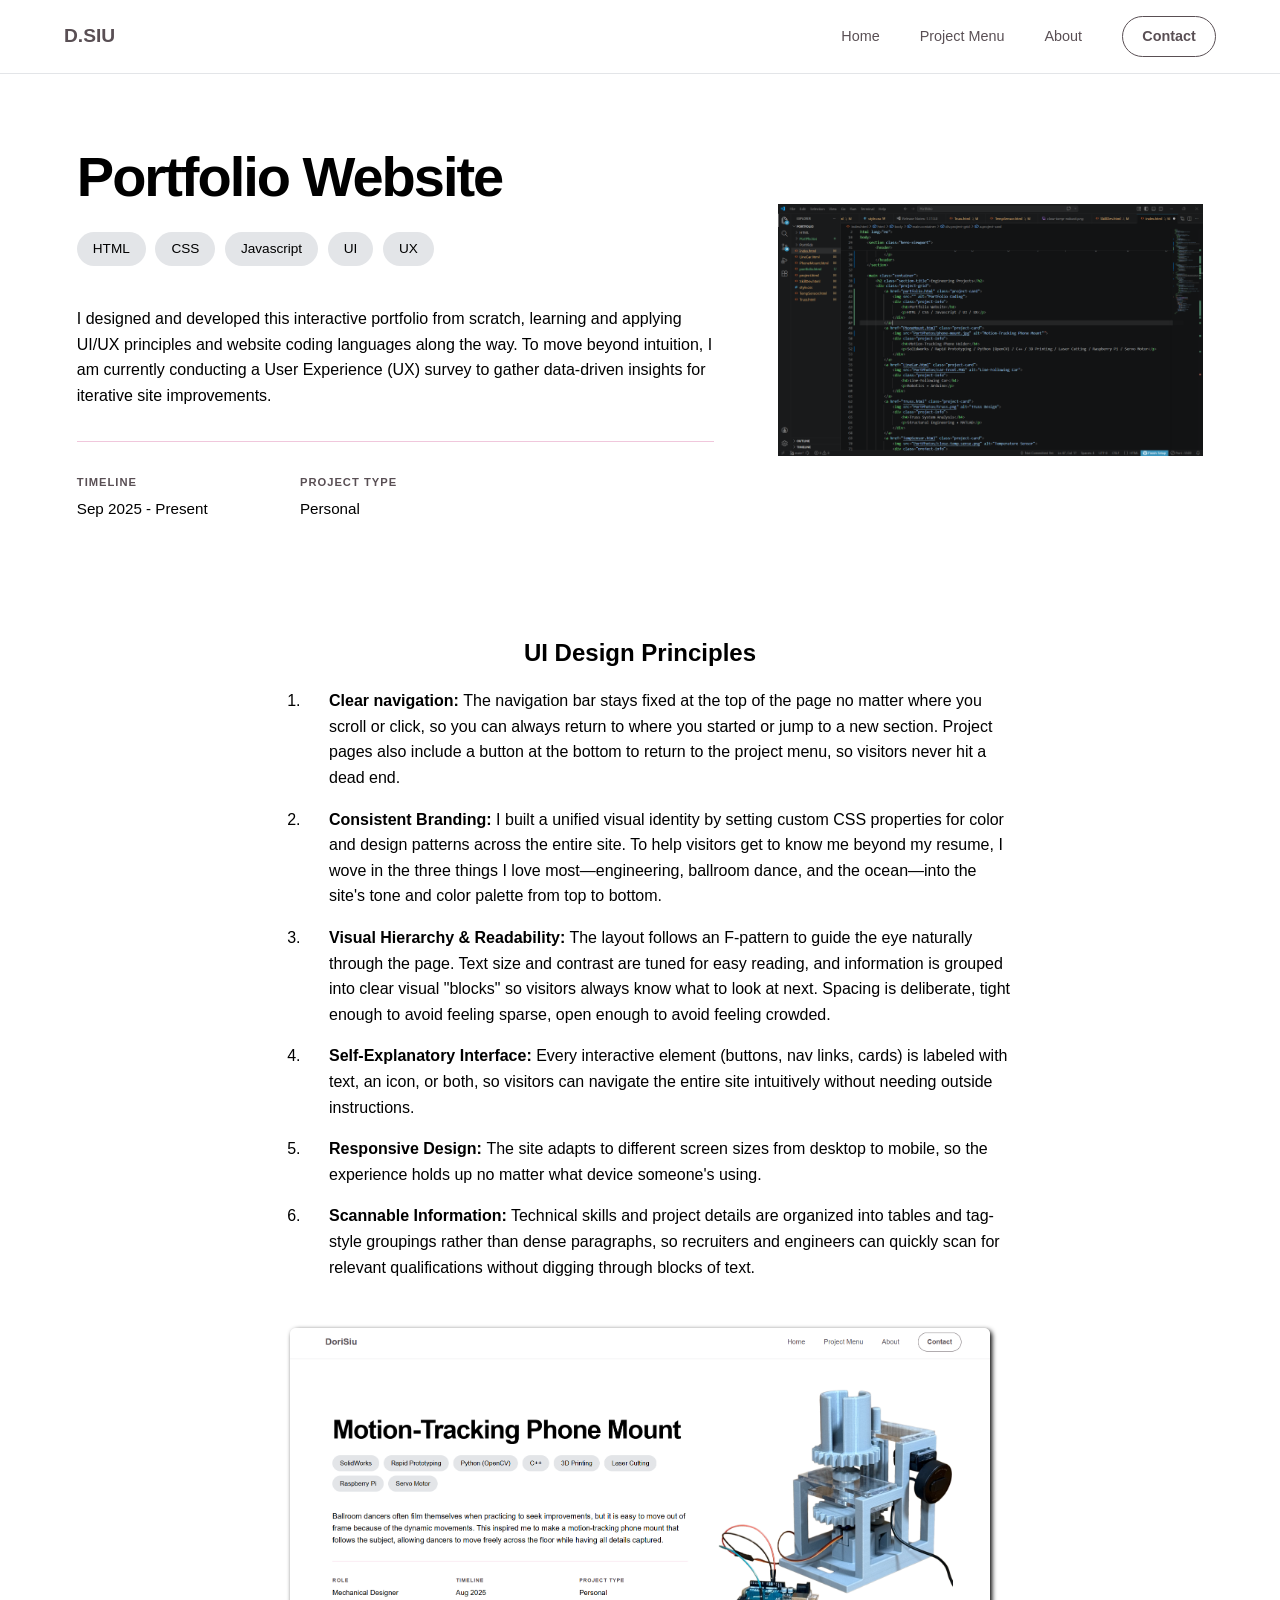
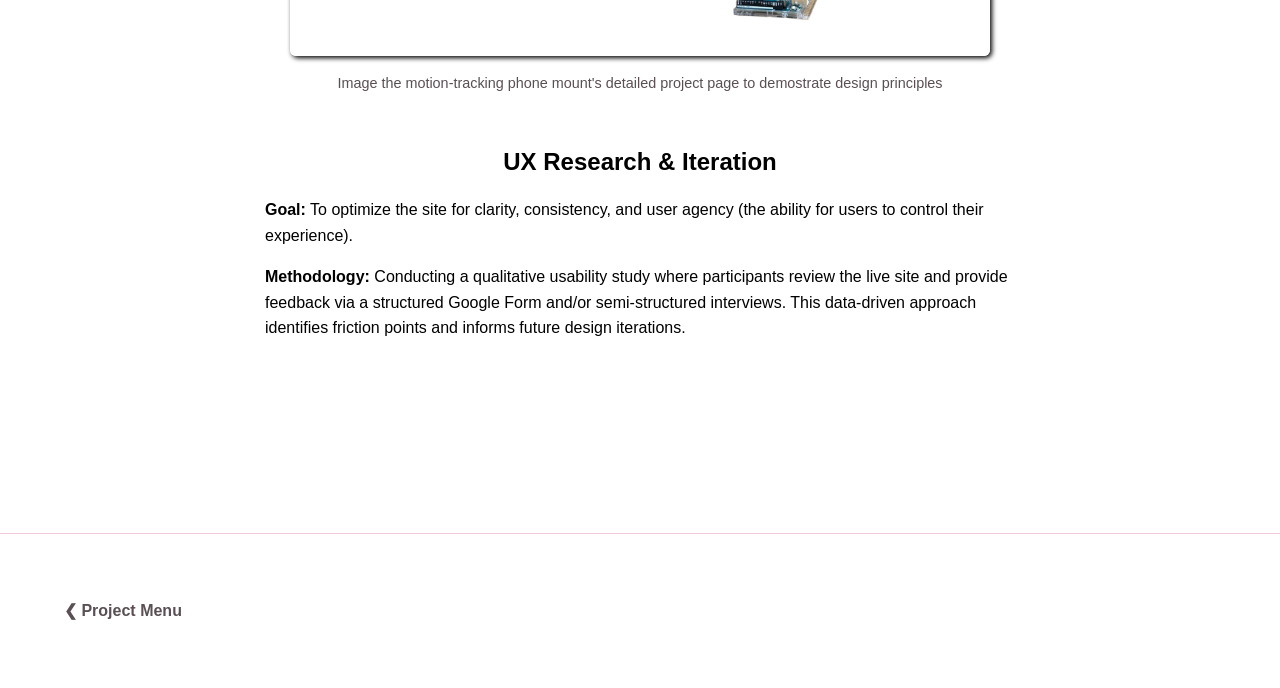
<file: portfolio.html>
<!DOCTYPE html>
<html lang="en">
<head>
    <meta charset="UTF-8">
    <meta name="viewport" content="width=device-width, initial-scale=1.0">
    <title>Portfolio Website | Doris Siu</title>
    <link rel="stylesheet" href="style.css">
</head> 

<body>

    <nav class="navbar">
        <a href="index.html" class="logo">D.SIU</a>
        <input type="checkbox" id="nav-trigger" class="menu-toggle">
        <label for="nav-trigger" class="hamburger">
            <span></span>
            <span></span>
            <span></span>
        </label>
        <div class="nav-links">
            <a href="index.html">Home</a>
            <a href="index.html#project">Project Menu</a>
            <a href="index.html#about">About</a>
            <a href="index.html#contact" class="nav-contact">Contact</a>
        </div>
    </nav>

    <main class="container">
        
        <section class="hero-split">
            <div class="hero-content">
                <h1>Portfolio Website</h1>
                
                <div class="tag-cloud">
                    <span class="tag">HTML</span>
                    <span class="tag">CSS</span>
                    <span class="tag">Javascript</span>
                    <span class="tag">UI</span>
                    <span class="tag">UX</span>
                </div>

                <p>I designed and developed this interactive portfolio from scratch, learning and applying UI/UX principles and website coding languages along the way. To move beyond intuition, I am currently conducting a User Experience (UX) survey to gather data-driven insights for iterative site improvements.
                </p>

                <div class="spec-grid">
                    <div class="spec-item">
                        <label>Timeline</label>
                        <span>Sep 2025 - Present</span>
                    </div>
                    <div class="spec-item">
                        <label>Project Type</label>
                        <span>Personal</span>
                    </div>
                </div>
            </div>

            <div class="hero-img">
                <img src="PortPhotos/portfolio coding.png" alt="Portfolio">
            </div>

        </section>

        <section class="details">

            <h3>UI Design Principles</h3>
            
            <div class="numlist">
                <ol>
                    <li>
                        <strong>Clear navigation: </strong>
                        The navigation bar stays fixed at the top of the page no matter where you scroll or click, so you can always return to where you started or jump to a new section. Project pages also include a button at the bottom to return to the project menu, so visitors never hit a dead end.
                    </li>

                    <li>
                        <strong>Consistent Branding: </strong>
                        I built a unified visual identity by setting custom CSS properties for color and design patterns across the entire site. To help visitors get to know me beyond my resume, I wove in the three things I love most—engineering, ballroom dance, and the ocean—into the site's tone and color palette from top to bottom. 
                    </li>

                    <li>
                        <strong>Visual Hierarchy & Readability:</strong>
                        The layout follows an F-pattern to guide the eye naturally through the page. Text size and contrast are tuned for easy reading, and information is grouped into clear visual "blocks" so visitors always know what to look at next. Spacing is deliberate, tight enough to avoid feeling sparse, open enough to avoid feeling crowded.
                    </li>
                    
                    <li>
                        <strong>Self-Explanatory Interface: </strong> 
                        Every interactive element (buttons, nav links, cards) is labeled with text, an icon, or both, so visitors can navigate the entire site intuitively without needing outside instructions.
                    </li>

                    <li>
                        <strong>Responsive Design: </strong>
                        The site adapts to different screen sizes from desktop to mobile, so the experience holds up no matter what device someone's using.
                    </li>

                    <li>
                        <strong>Scannable Information:</strong>
                        Technical skills and project details are organized into tables and tag-style groupings rather than dense paragraphs, so recruiters and engineers can quickly scan for relevant qualifications without digging through blocks of text.
                    </li>

                </ol>
            </div>
                <div class="media-wrap">
                <img src="PortPhotos/UI-ex-proj.png" alt="Image of phone mount project page" style="box-shadow: 2px 2px 5px black;">
                <p>Image the motion-tracking phone mount's detailed project page to demostrate design principles</p>
                </div>
            
            <h3>UX Research & Iteration</h3>
            <p><strong>Goal:</strong> To optimize the site for clarity, consistency, and user agency (the ability for users to control their experience).</p>
            <p><strong>Methodology:</strong> Conducting a qualitative usability study where participants review the live site and provide feedback via a structured Google Form and/or semi-structured interviews. This data-driven approach identifies friction points and informs future design iterations.</p>
            
        </section>

    </main>

    

    <footer class="nav-footer">
        <a href="index.html#project">❮ Project Menu</a>
    </footer>

</body>
</html>
</file>
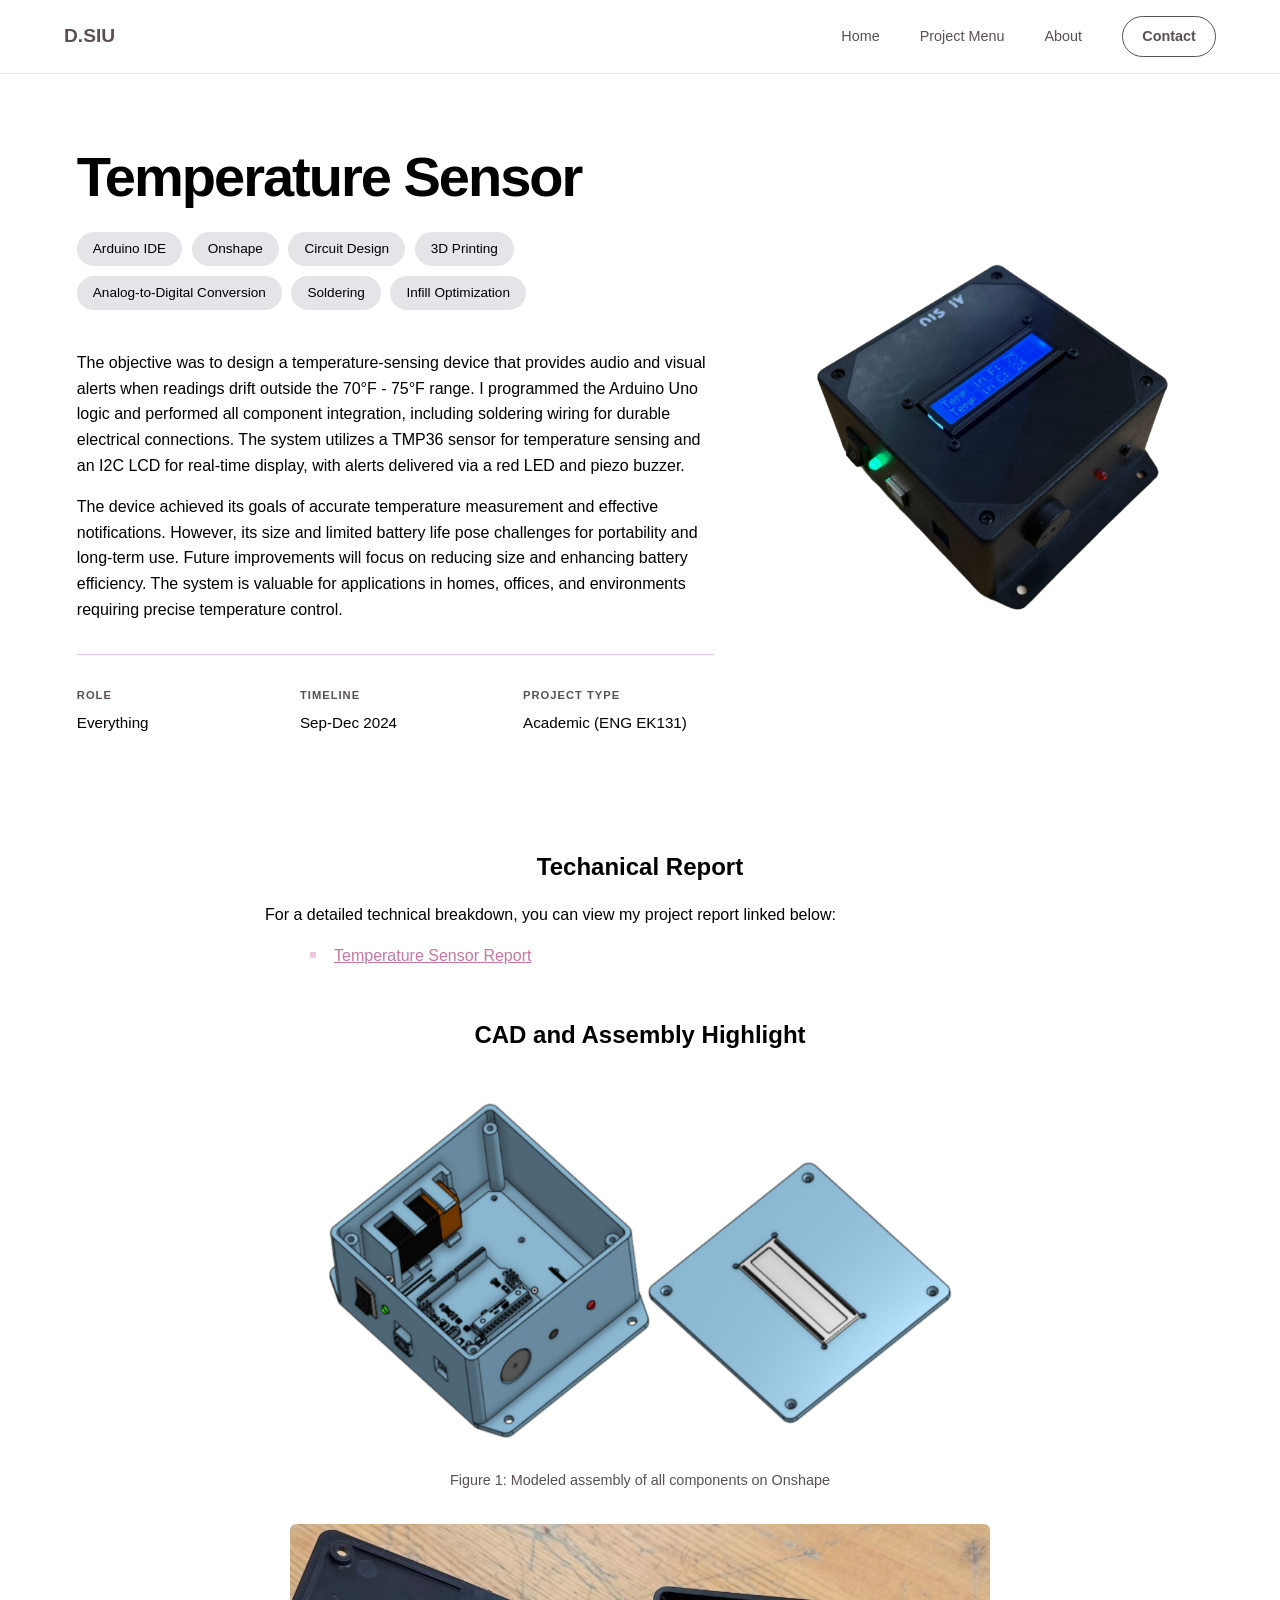
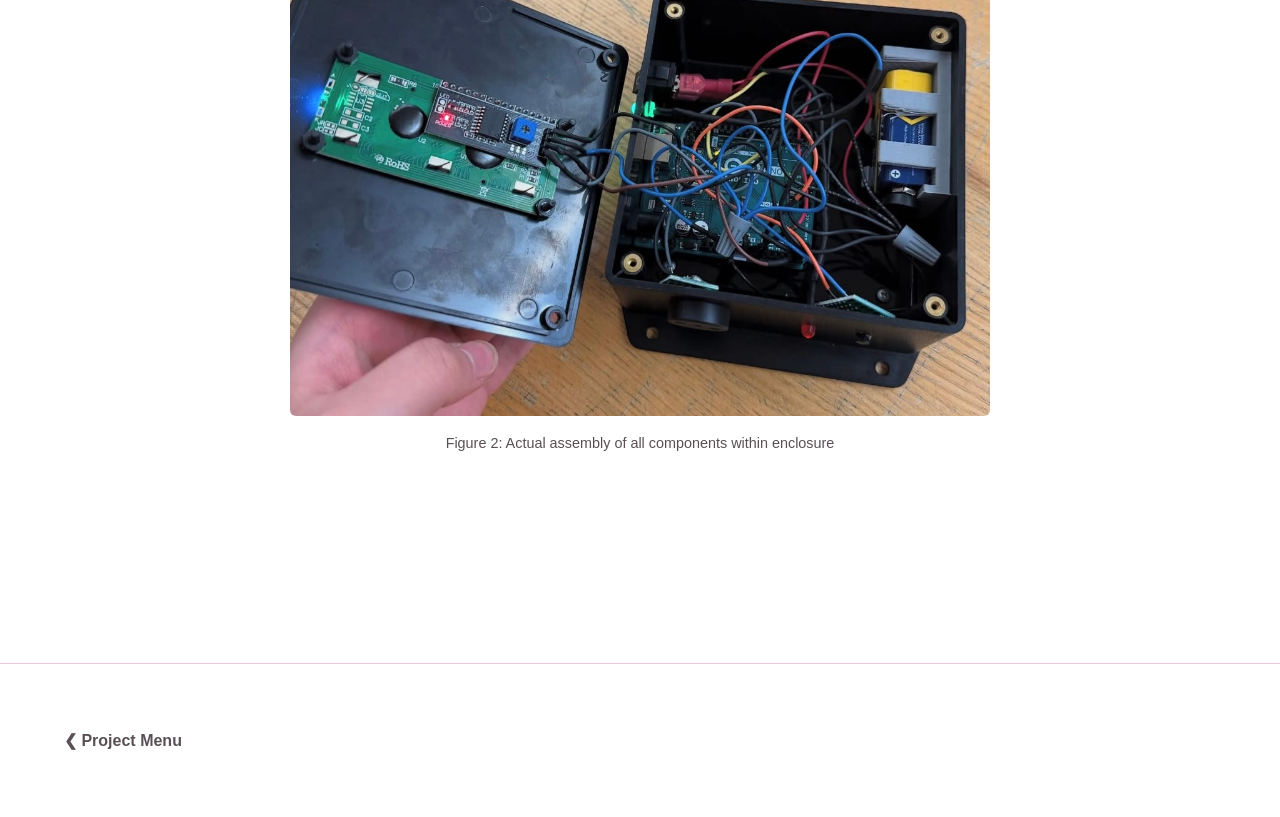
<file: TempSensor.html>
<!DOCTYPE html>
<html lang="en">
<head>
    <meta charset="UTF-8">
    <meta name="viewport" content="width=device-width, initial-scale=1.0">
    <title>Temperature Sensor | Doris Siu</title>
    
    <link rel="stylesheet" href="style.css">
</head>

<body>

    <nav class="navbar">
        <a href="index.html" class="logo">D.SIU</a>

        <input type="checkbox" id="nav-trigger" class="menu-toggle">
        <label for="nav-trigger" class="hamburger">
            <span></span>
            <span></span>
            <span></span>
        </label>

        <div class="nav-links">
            <a href="index.html">Home</a>
            <a href="index.html#project">Project Menu</a>
            <a href="index.html#about">About</a>
            <a href="index.html#contact" class="nav-contact">Contact</a>
        </div>
    </nav>

    <main class="container">
        <section class="hero-split">
            <div class="hero-content">
                <h1>Temperature Sensor</h1>
                
                <div class="tag-cloud">
                    <span class="tag">Arduino IDE</span>
                    <span class="tag">Onshape</span>
                    <span class="tag">Circuit Design</span>
                    <span class="tag">3D Printing</span>
                    <span class="tag">Analog-to-Digital Conversion</span>
                    <span class="tag">Soldering</span>
                    <span class="tag">Infill Optimization</span>
                </div>

                <p>The objective was to design a temperature-sensing device that provides audio and visual alerts when readings drift outside the 70°F - 75°F range. I programmed the Arduino Uno logic and performed all component integration, including soldering wiring for durable electrical connections. The system utilizes a TMP36 sensor for temperature sensing and an I2C LCD for real-time display, with alerts delivered via a red LED and piezo buzzer.</p>
                <p>The device achieved its goals of accurate temperature measurement and effective notifications. However, its size and limited battery life pose challenges for portability and long-term use. Future improvements will focus on reducing size and enhancing battery efficiency. The system is valuable for applications in homes, offices, and environments requiring precise temperature control.</p>

                <div class="spec-grid">
                    <div class="spec-item">
                        <label>Role</label>
                        <span>Everything</span>
                    </div>
                    <div class="spec-item">
                        <label>Timeline</label>
                        <span>Sep-Dec 2024</span>
                    </div>
                    <div class="spec-item">
                        <label>Project Type</label>
                        <span>Academic (ENG EK131)</span>
                    </div>
                </div>
            </div>

            <div class="hero-img">
                <img src="PortPhotos/close-temp-noback.png" alt="Temperature Sensor Prototype">
            </div>
        </section>

        <section class="details">
            <h3>Techanical Report</h3>
            <p>For a detailed technical breakdown, you can view my project report linked below:</p>
            <ul class="detail-list">
                <li><a href="Papers/EK131 Final Report.pdf" style="color: #c974a0;">Temperature Sensor Report</a></li>
            </ul>

            <h3>CAD and Assembly Highlight</h3>
            
            <div class="media-wrap">
                <img src="PortPhotos/CADtempSense.png" alt="Onshape assembly">
                <p>Figure 1: Modeled assembly of all components on Onshape</p>
            </div>

            <div class="media-wrap">
                <img src="PortPhotos/open-temp-sense.jpg" alt="Actual assembly">
                <p>Figure 2: Actual assembly of all components within enclosure</p>
            </div>

    </main>

    <footer class="nav-footer">
        <a href="index.html#project">❮ Project Menu</a>
    </footer>

</body>
</html>
</file>
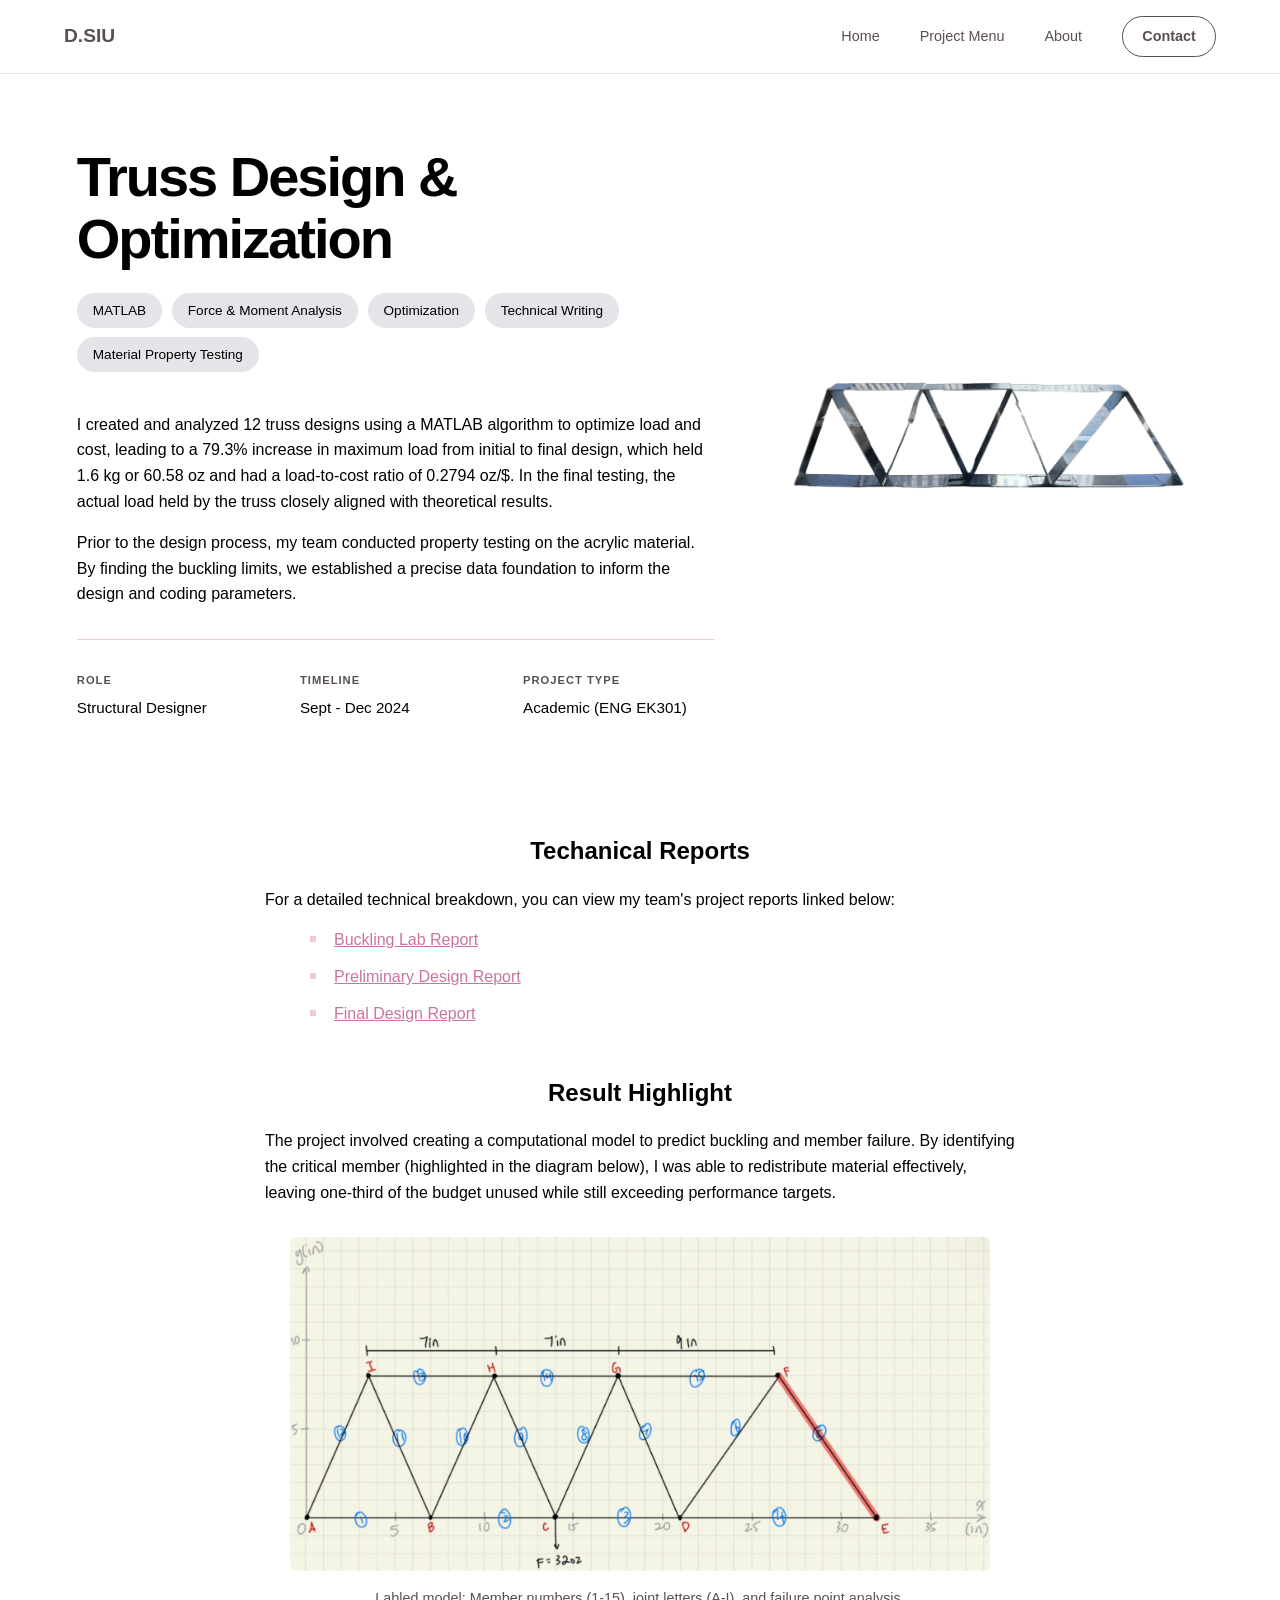
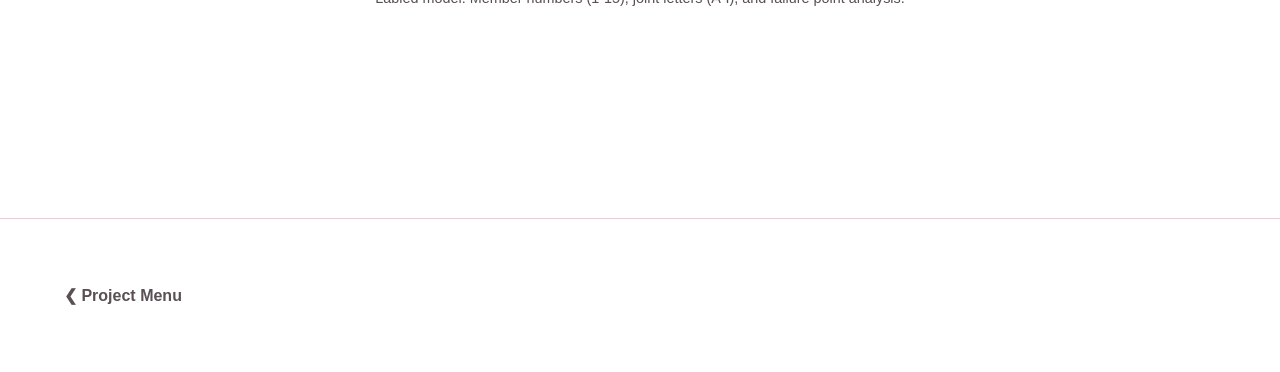
<file: Truss.html>
<!DOCTYPE html>
<html lang="en">
<head>
    <meta charset="UTF-8">
    <meta name="viewport" content="width=device-width, initial-scale=1.0">
    <title>Truss Design | Doris Siu</title>
    
    <link rel="stylesheet" href="style.css">
</head> 

<body>

    <nav class="navbar">
        <a href="index.html" class="logo">D.SIU</a>

        <input type="checkbox" id="nav-trigger" class="menu-toggle">
        <label for="nav-trigger" class="hamburger">
            <span></span>
            <span></span>
            <span></span>
        </label>

        <div class="nav-links">
            <a href="index.html">Home</a>
            <a href="index.html#project">Project Menu</a>
            <a href="index.html#about">About</a>
            <a href="index.html#contact" class="nav-contact">Contact</a>
        </div>
    </nav>

    <main class="container">
        <section class="hero-split">
            <div class="hero-content">
                <h1>Truss Design & Optimization</h1>
                
                <div class="tag-cloud">
                    <span class="tag">MATLAB</span>
                    <span class="tag">Force & Moment Analysis</span>
                    <span class="tag">Optimization</span>
                    <span class="tag">Technical Writing</span>
                    <span class="tag">Material Property Testing</span>
                </div>

                <p>I created and analyzed 12 truss designs using a MATLAB algorithm to optimize load and cost, leading to a 79.3% increase in maximum load from initial to final design, which held 1.6 kg or 60.58 oz and had a load-to-cost ratio of 0.2794 oz/$. In the final testing, the actual load held by the truss closely aligned with theoretical results.</p>
                <p>Prior to the design process, my team conducted property testing on the acrylic material. By finding the buckling limits, we established a precise data foundation to inform the design and coding parameters.</p>

                <div class="spec-grid">
                    <div class="spec-item">
                        <label>Role</label>
                        <span>Structural Designer</span>
                    </div>
                    <div class="spec-item">
                        <label>Timeline</label>
                        <span>Sept - Dec 2024</span>
                    </div>
                    <div class="spec-item">
                        <label>Project Type</label>
                        <span>Academic (ENG EK301)</span>
                    </div>
                </div>
            </div>

            <div class="hero-img">
                <img src="PortPhotos/truss-noback.png" alt="Acrylic Truss Structure">
            </div>
        </section>

        <section class="details">
            <h3>Techanical Reports</h3>
            <p>For a detailed technical breakdown, you can view my team's project reports linked below:</p>
            <ul class="detail-list">
                <li><a href="Papers/EK301 Buckling Lab report.pdf" style="color: #c974a0;">Buckling Lab Report</a></li>
                <li><a href="Papers/EK301 Preliminary Truss Design.pdf" style="color: #c974a0;">Preliminary Design Report</a></li>
                <li><a href="Papers/EK301 Final Truss Design.pdf" style="color: #c974a0;">Final Design Report</a></li>
            </ul>

            <h3>Result Highlight</h3>
            <p>The project involved creating a computational model to predict buckling and member failure. By identifying the critical member (highlighted in the diagram below), I was able to redistribute material effectively, leaving one-third of the budget unused while still exceeding performance targets.</p>
        </section>

        <div class="media-wrap">
            <img src="PortPhotos/truss-paper-design.png" alt="Technical Truss Diagram">
            <p>Labled model: Member numbers (1-15), joint letters (A-I), and failure point analysis.</p>
        </div>

    </main>

    <footer class="nav-footer">
        <a href="index.html#project">❮ Project Menu</a>
    </footer>

</body>
</html>
</file>
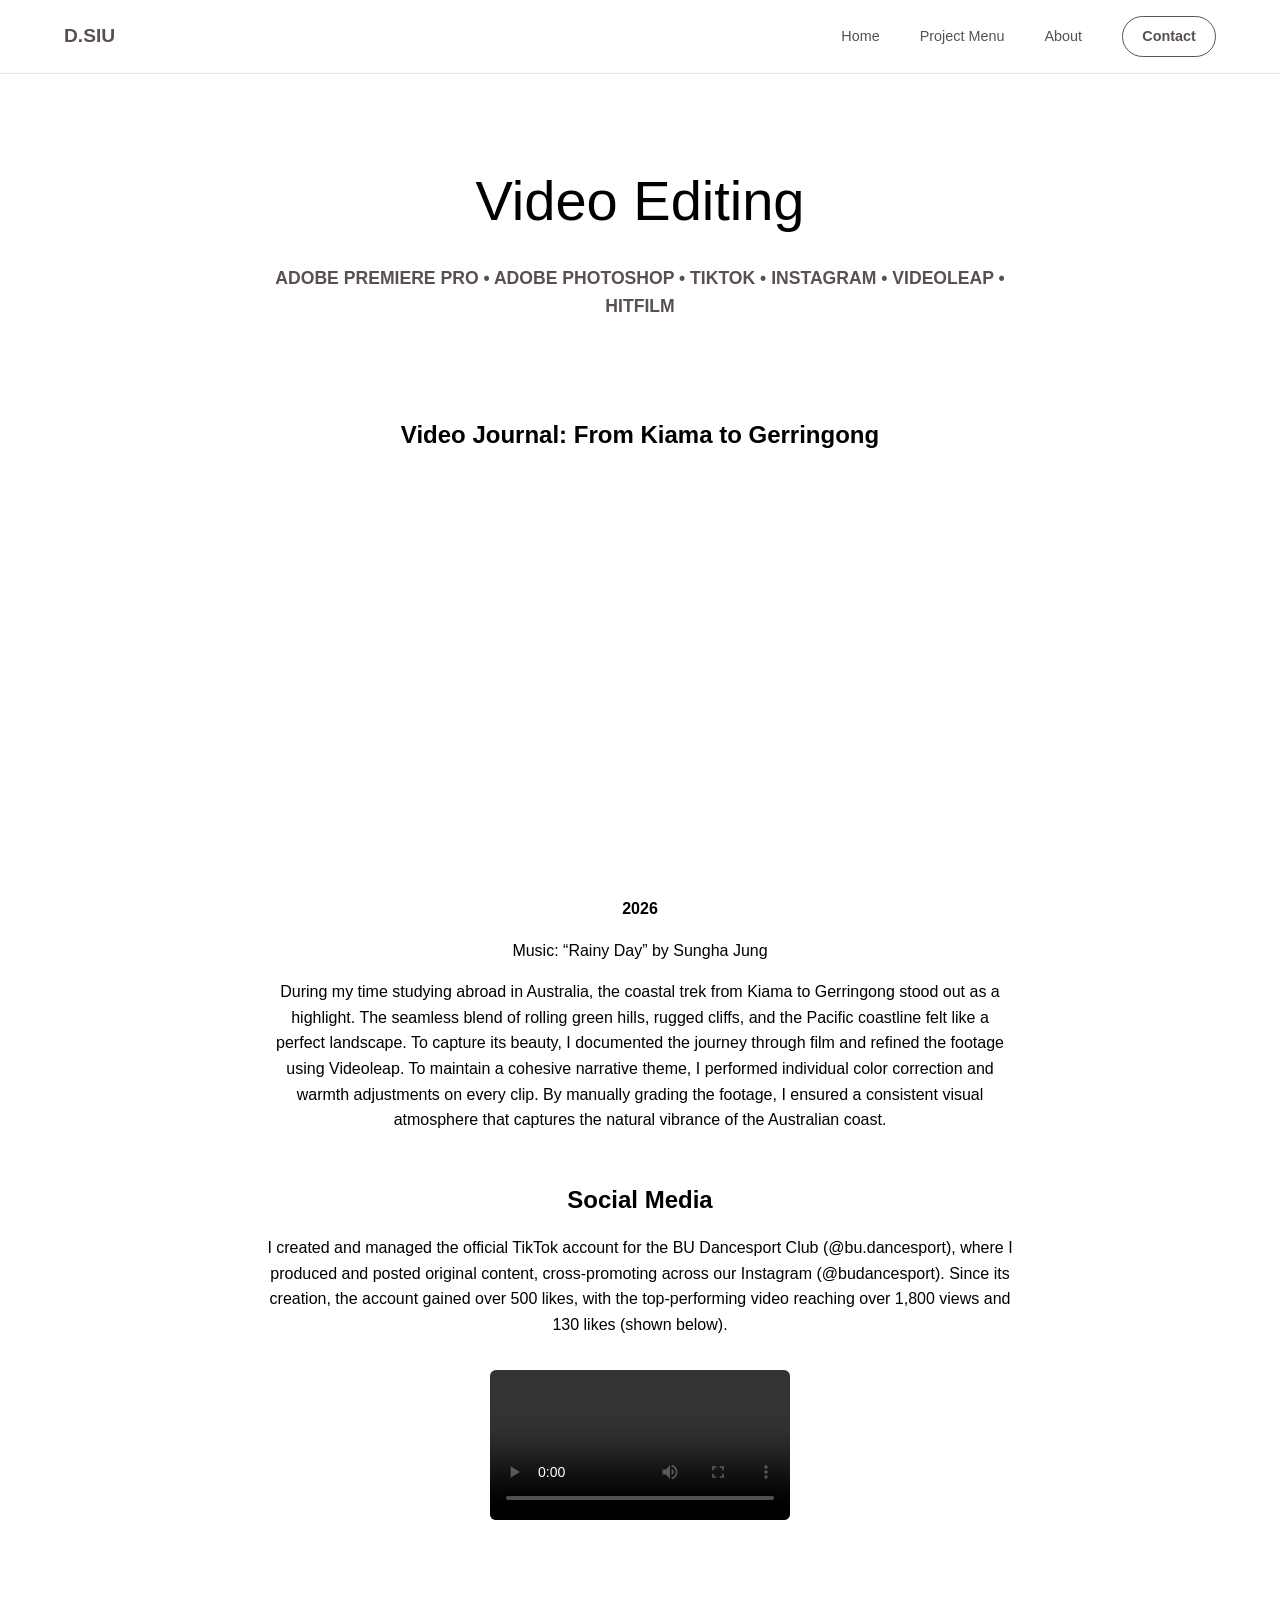
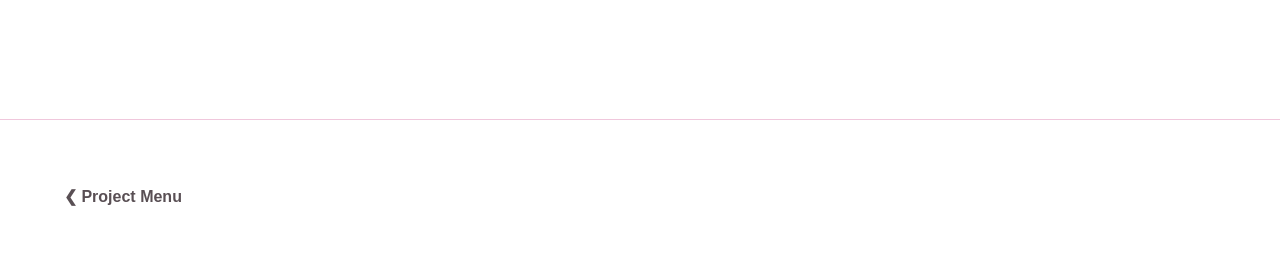
<file: Personal Proj/content.html>
<!DOCTYPE html>
<html lang="en">
<head>
    <meta charset="UTF-8">
    <meta name="viewport" content="width=device-width, initial-scale=1.0">
    <title>Video Editing | Doris Siu</title>
    <link rel="stylesheet" href="../style.css">
</head> 

<body class="personal">

    <nav class="navbar">
        <a href="../index.html" class="logo">D.SIU</a>
        <input type="checkbox" id="nav-trigger" class="menu-toggle">
        <label for="nav-trigger" class="hamburger">
            <span></span>
            <span></span>
            <span></span>
        </label>
        <div class="nav-links">
            <a href="../index.html">Home</a>
            <a href="../index.html#project">Project Menu</a>
            <a href="../index.html#about">About</a>
            <a href="../index.html#contact" class="nav-contact">Contact</a>
        </div>
    </nav>

    <main class="container">
        
        <section class="details">
            <h5>Video Editing</h5>
            <h4>Adobe Premiere Pro • Adobe Photoshop • TikTok • Instagram • Videoleap • HitFilm</h4>


            <h3>Video Journal: From Kiama to Gerringong</h3>
            <div class="media-wrap">
                <iframe src="https://www.youtube.com/embed/mr61sCQT1hE" allowfullscreen></iframe>                
            </div>
            <p style="text-align: center;"><strong>2026</strong></p>
            <p style="text-align: center;">Music: “Rainy Day” by Sungha Jung</p>
            <p style="text-align: center;">During my time studying abroad in Australia, the coastal trek from Kiama to Gerringong stood out as a highlight. The seamless blend of rolling green hills, rugged cliffs, and the Pacific coastline felt like a perfect landscape. To capture its beauty, I documented the journey through film and refined the footage using Videoleap. To maintain a cohesive narrative theme, I performed individual color correction and warmth adjustments on every clip. By manually grading the footage, I ensured a consistent visual atmosphere that captures the natural vibrance of the Australian coast.</p> 
            
            <h3>Social Media</h3>
            <p style="text-align: center;"">I created and managed the official TikTok account for the BU Dancesport Club (@bu.dancesport), where I produced and posted original content, cross-promoting across our Instagram (@budancesport). Since its creation, the account gained over 500 likes, with the top-performing video reaching over 1,800 views and 130 likes (shown below).</p>
            <div class="media-wrap">
                <video controls playsinline>
                    <source src="../PortVideos/TiktokEx.mp4" type="video/mp4">
                    Your browser does not support the video tag.
                </video>
            </div>

        </section>

    </main>

    

    <footer class="nav-footer">
        <a href="../index.html#project">❮ Project Menu</a>
    </footer>

</body>
</html>
</file>
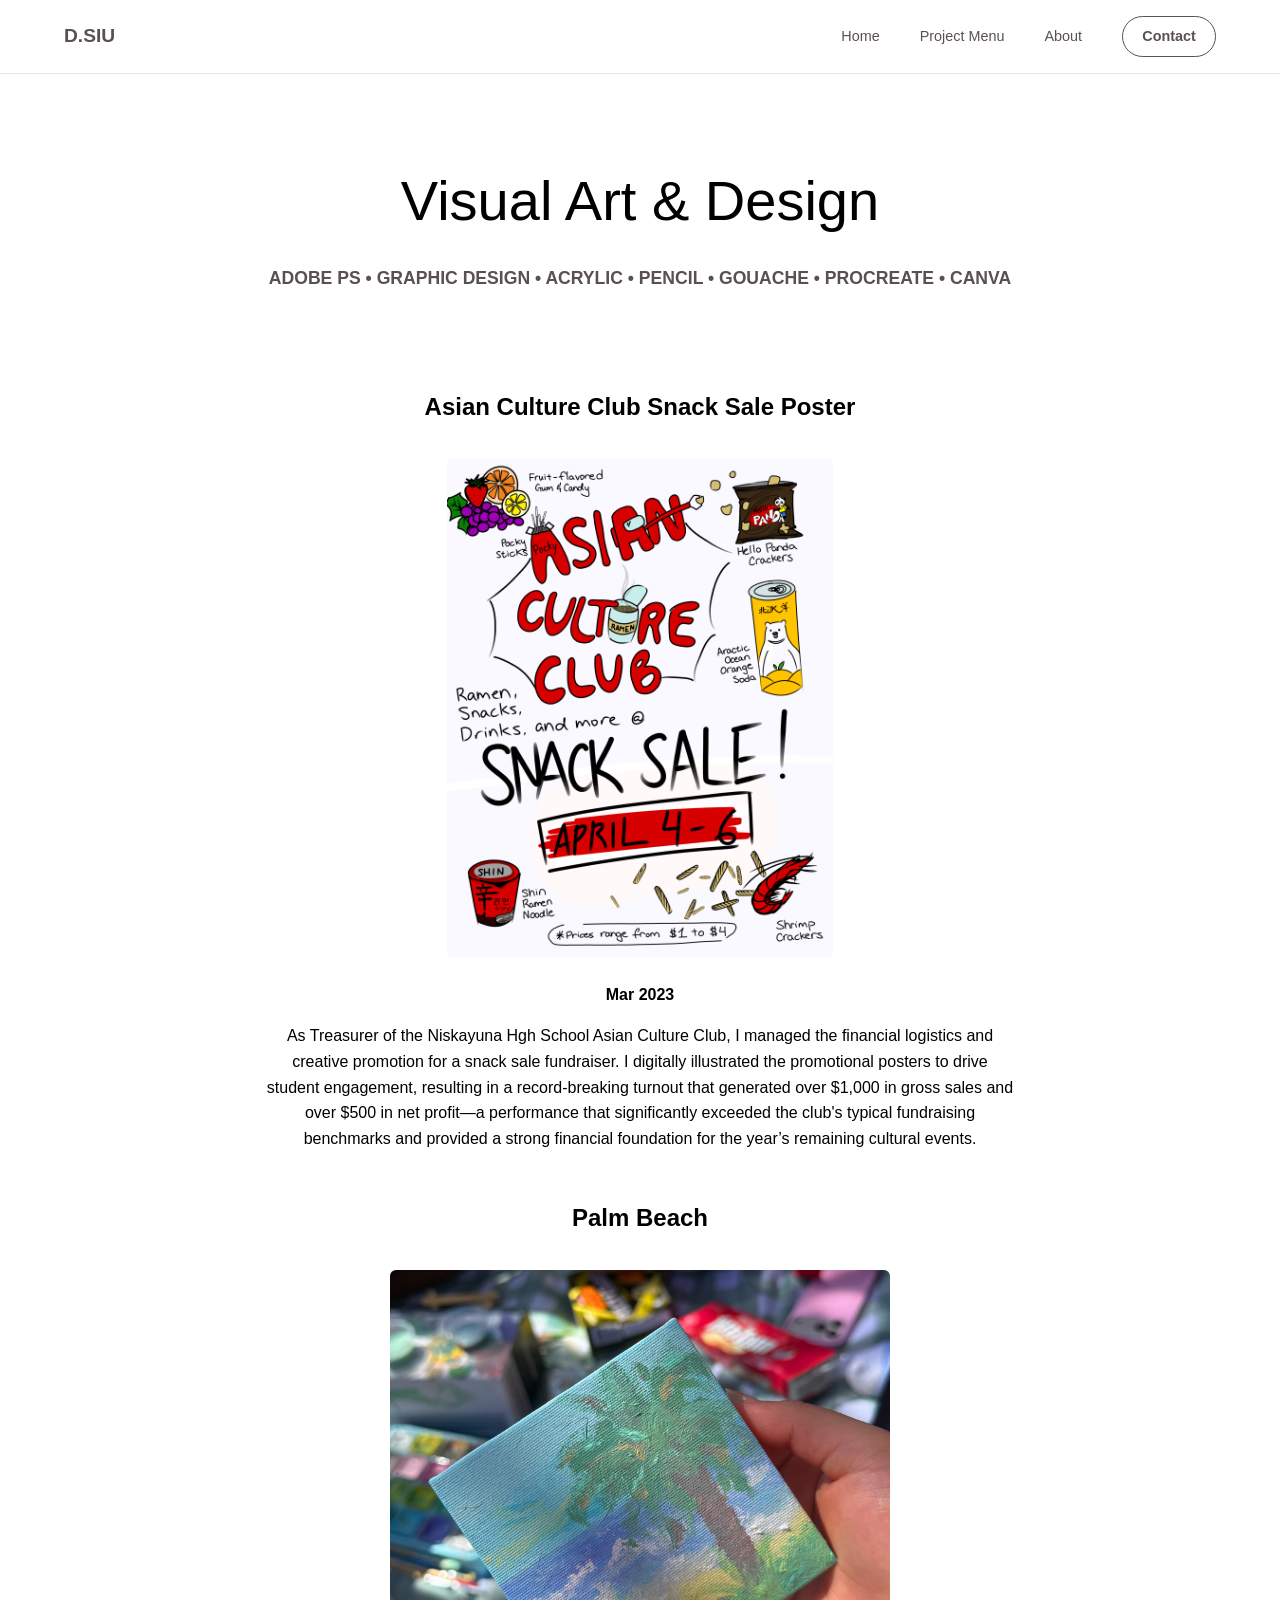
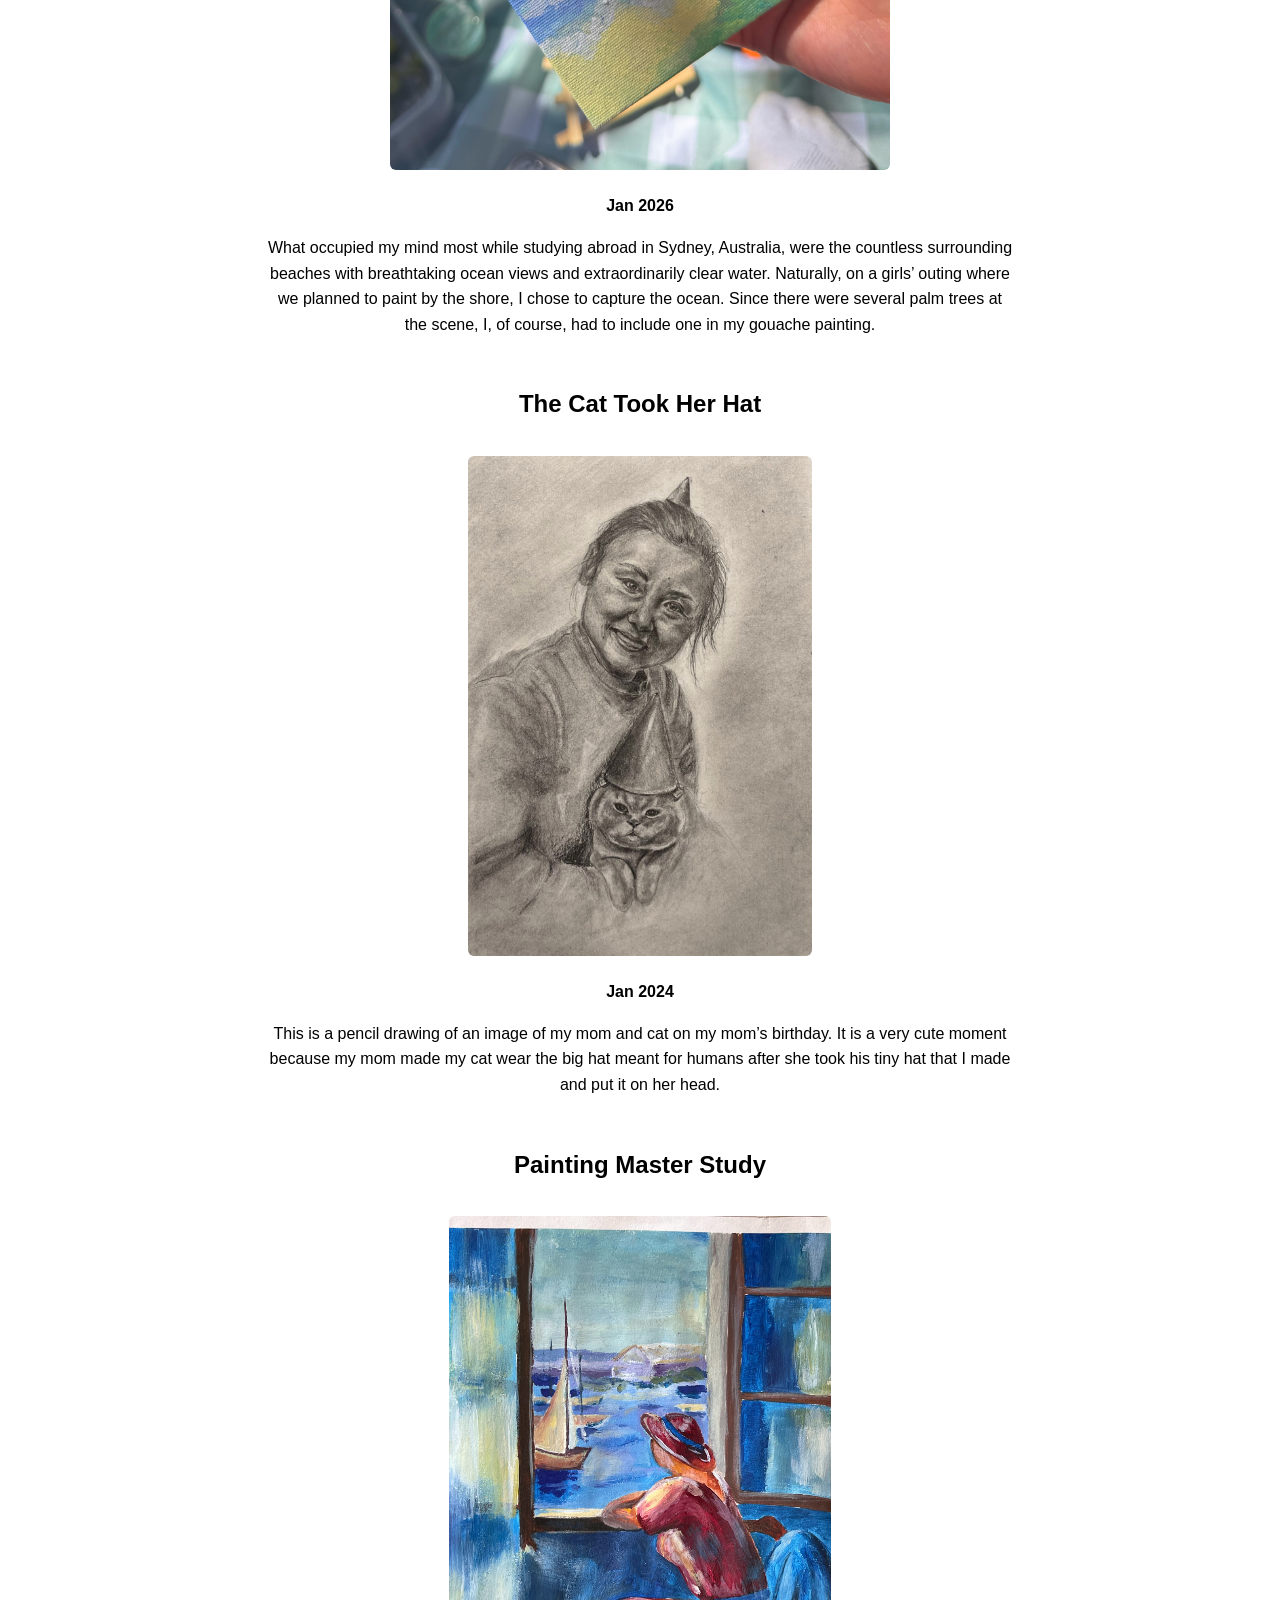
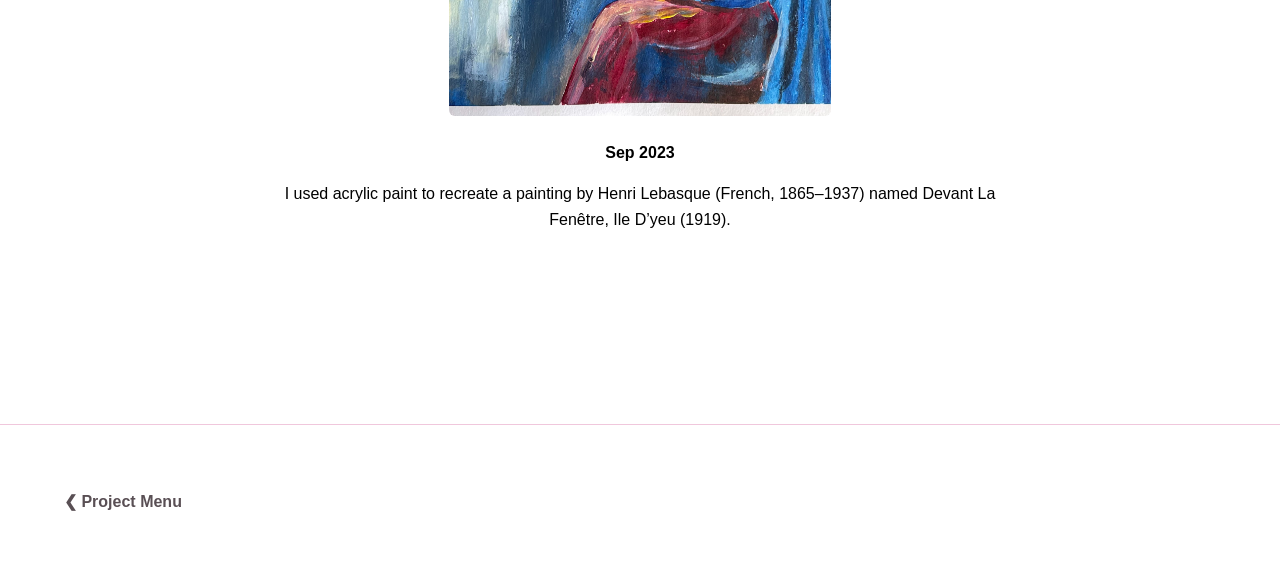
<file: Personal Proj/draw.html>
<!DOCTYPE html>
<html lang="en">
<head>
    <meta charset="UTF-8">
    <meta name="viewport" content="width=device-width, initial-scale=1.0">
    <title>Drawing & Painting | Doris Siu</title>
    <link rel="stylesheet" href="../style.css">
</head> 

<body class="personal">

    <nav class="navbar">
        <a href="../index.html" class="logo">D.SIU</a>
        <input type="checkbox" id="nav-trigger" class="menu-toggle">
        <label for="nav-trigger" class="hamburger">
            <span></span>
            <span></span>
            <span></span>
        </label>
        <div class="nav-links">
            <a href="../index.html">Home</a>
            <a href="../index.html#project">Project Menu</a>
            <a href="../index.html#about">About</a>
            <a href="../index.html#contact" class="nav-contact">Contact</a>
        </div>
    </nav>

    <main class="container">
        
        <section class="details">
            <h5>Visual Art & Design</h5>
            <h4>Adobe PS • Graphic Design • Acrylic • Pencil • Gouache • Procreate • Canva</h4>

             <h3>Asian Culture Club Snack Sale Poster</h3>
            <div class="media-wrap">
                <img src="../PortPhotos/Asian Culture Poster (sample).png" alt="Asian Culture Club poster">
            </div>
            <p style="text-align: center;"><strong> Mar 2023</strong></p>
            <p style="text-align: center;">As Treasurer of the Niskayuna Hgh School Asian Culture Club, I managed the financial logistics and creative promotion for a snack sale fundraiser. I digitally illustrated the promotional posters to drive student engagement, resulting in a record-breaking turnout that generated over $1,000 in gross sales and over $500 in net profit—a performance that significantly exceeded the club's typical fundraising benchmarks and provided a strong financial foundation for the year’s remaining cultural events.</p>
            
            <h3>Palm Beach</h3>
            <div class="media-wrap">
                <img src="../PortPhotos/beach drawing.jpg" alt="Beach gouache painting">
            </div>
            <p style="text-align: center;"><strong>Jan 2026</strong></p>
            <p style="text-align: center;">What occupied my mind most while studying abroad in Sydney, Australia, were the countless surrounding beaches with breathtaking ocean views and extraordinarily clear water. Naturally, on a girls’ outing where we planned to paint by the shore, I chose to capture the ocean. Since there were several palm trees at the scene, I, of course, had to include one in my gouache painting.</p>

            <h3>The Cat Took Her Hat</h3>
            <div class="media-wrap">
                <img src="../PortPhotos/mom drawing.jpg" alt="Mom & cat pencil drawing">
            </div>
            <p style="text-align: center;"><strong>Jan 2024</strong></p>
            <p style="text-align: center;">This is a pencil drawing of an image of my mom and cat on my mom’s birthday. It is a very cute moment because my mom made my cat wear the big hat meant for humans after she took his tiny hat that I made and put it on her head.</p>

            <h3>Painting Master Study</h3>
            <div class="media-wrap">
                <img src="../PortPhotos/front window drawing.jpg" alt="Master study of painting">
            </div>
            <p style="text-align: center;"><strong>Sep 2023</strong></p>
            <p style="text-align: center;">I used acrylic paint to recreate a painting by Henri Lebasque (French, 1865–1937) named Devant La Fenêtre, Ile D’yeu (1919).</p>
            
        </section>

    </main>

    

    <footer class="nav-footer">
        <a href="../index.html#project">❮ Project Menu</a>
    </footer>

</body>
</html>
</file>
<file: style.css>
:root {
    --bg: white;
    --bigtext: black;
    --smalltext: #594F54;
    --line: #F0C7DC;
    --gray: #E3E5E8;
    --box: #FFF0F7;
    --shadow: 2px 2px 5px black;
    --secshadow: 8px 12px 30px var(--gray);
    --transition: all 0.3s cubic-bezier(0.25, 0.8, 0.25, 1);
}

* {
    box-sizing: border-box;
    -webkit-font-smoothing: antialiased;
}

body {
    font-family: 'Inter', -apple-system, sans-serif;
    background-color: var(--bg);
    color: var(--bigtext);
    margin: 0;
    line-height: 1.6;
}

h6 {
    text-align: center;
    font-size: 5.5rem;
    text-transform: uppercase;
    margin: 6rem 6% 6rem;
    color: black; 
    font-weight: 515;
}




/* --- NAV BAR --- */
.navbar {
    display: flex;
    justify-content: space-between;
    align-items: center;
    padding: 1rem 5%;
    position: sticky;
    top: 0;
    background: var(--bg);
    backdrop-filter: blur(10px);
    border-bottom: 1px solid var(--gray);
    z-index: 2000;
}

.logo { font-weight: 600; text-decoration: none; color: var(--smalltext); font-size: 1.2rem; }

.nav-links { 
    display: flex; 
    align-items: center; 
    gap: 2.5rem; 
}

.nav-links a { 
    text-decoration: none; 
    color: var(--smalltext); 
    font-size: 0.9rem; 
    transition: var(--transition); 
    white-space: nowrap;
}

.nav-links a:hover { color: var(--bigtext); }

.nav-contact {
    border: 1px solid var(--smalltext);
    padding: 0.5rem 1.2rem;
    border-radius: 50px;
    font-weight: 600 !important;
}

    /* Hamburger */
    .menu-toggle { display: none; }
    .hamburger {
        display: none;
        cursor: pointer;
        flex-direction: column;
        gap: 5px;
    }
    .hamburger span {
        display: block;
        width: 25px;
        height: 2px;
        background: var(--smalltext);
        transition: 0.3s;
    }




/* HOME FORMAT */
.hero-viewport {
    position: relative;
    width: 100%;
    min-height: 100vh; 
    display: flex;
    flex-direction: column;
    justify-content: flex-start;
    align-items: flex-start; /* Centers your text vertically */
    overflow: hidden;
    background: var(--bg); 
}

.hero-bg {
    position: absolute;
    top: 0;
    left: 0;
    width: 100%;
    height: 100vh;
    object-fit: cover;
    object-position: 50% 100%;
    z-index: 1;     
}

header {
    z-index: 2; 
    padding: 0 6%; 
    margin-top: 17vh;
}

h1 { 
    font-size: 4.5rem; 
    font-weight: 600; 
    margin: 0; 
    letter-spacing: -2px; 
    color: white; 
    text-shadow: var(--shadow);
}

.hero-sub { 
    font-size: 1.4rem; 
    color: white; 
    font-weight: 300; 
    margin-top: 1.5rem; 
    max-width: 900px; 
    text-shadow: var(--shadow);
    -webkit-text-stroke: .15px black;
}

.answerbox {
    text-align: center;
}
.answer {
    margin: 7rem auto 1rem; 
    color: var(--smalltext);
    padding: 20px 50px;
    background-color: var(--line);
    display: inline-block;
    border-radius: 10px;
}

.teehee {
    text-align: center;
    font-size: 7px;
    margin: 0 auto 5rem;
    color: white;
}


/* PROJECT MENU */
.container { padding: 0 6% 7rem; }
.section-title { font-size: 1.6rem; text-transform: uppercase; letter-spacing: 2px; color: var(--smalltext); margin-bottom: 2.5rem; font-weight: 700; text-align: center; width: 100%;}
.project-grid { display: grid; grid-template-columns: repeat(auto-fill, minmax(350px, 1fr)); gap: 2rem; }
.project-card { border-radius: 20px; overflow: hidden; background: var(--bg); transition: var(--transition); text-decoration: none; display: block; box-shadow: 0 10px 30px rgba(0, 0, 0, 0.05);}
.project-card:hover { transform: translateY(-8px); box-shadow: var(--secshadow); }
.project-card img { width: 100%; height: 350px; object-fit: cover; }
.project-info { padding: 1rem 1.8rem 1.1rem ; background: var(--bg); }
.project-info h4 { margin: 0; font-size: 1.3rem; color: var(--bigtext); text-align: center; width: 100%;}
.project-info p { margin: 5px 0 10px; font-size: .9rem; color: var(--smalltext); text-align: center; width: 100%;}
.more-projects {display: flex; flex-direction: column; align-items: center; justify-content: center; min-height: 350px; text-align: center;}
.project-info h5 { margin: 0; font-size: 1.5rem; color: var(--bigtext); text-align: center; width: 100%;}
.more-projects .small-line {width: 30px; height: 2px; background: var(--line); margin: 15px auto;}

.version-container { 
    padding: 0 6% 7rem; 
    margin-top: 0;
}
.version-grid { 
    display: grid; 
    grid-template-columns: repeat(auto-fill, minmax(300px, 400px)); 
    gap: 5rem; 
    justify-content: center;
}

.version-card { 
    border-radius: 20px; 
    overflow: hidden; 
    background: var(--line); 
    transition: var(--transition); 
    text-decoration: none; 
    display: block; 
    box-shadow: 0 10px 30px rgba(0, 0, 0, 0.05);
    position: relative;
    height: 350px; /* fixed height so text-only state has a defined size */
}

.version-card:hover { 
    transform: translateY(-8px); 
    box-shadow: var(--secshadow); 
}

.version-card img { 
    position: absolute;
    top: 0;
    left: 0;
    width: 100%; 
    height: 100%; 
    object-fit: cover;
    opacity: 0;
    transition: opacity 0.2s ease;
}

.version-card:hover img {
    opacity: 1;
}

.version-info { 
    position: absolute;
    top: 0;
    left: 0;
    width: 100%;
    height: 100%;
    display: flex;
    align-items: center;
    justify-content: center;
    background: var(--line);
    transition: opacity 0.4s ease;
}

.version-card:hover .version-info {
    opacity: 0;
}

.version-info h4 { 
    margin: 0; 
    font-size: 1.5rem; 
    color: var(--bigtext); 
    text-align: center; 
}




/* ABOUT ME */
.about-section {
    background: var(--box);
    padding: 6rem 6%;
    display: grid;
    grid-template-columns: 1fr 1fr;
    gap: 4rem;
    align-items: center;
    border-top: 1px solid var(--gray);
    border-bottom: 1px solid var(--gray);
    margin-top: 4rem;
}

.about-section div:first-child {
    display: flex;
    flex-direction: column;
    align-items: center;    
    justify-content: center; 
    text-align: center;
}
.about-content p { font-size: 1rem; color: var(--smalltext); margin-bottom: 1.5rem; }

.about-content img {
    max-width: 100%;
    max-height: 350px;
    height: auto;
    border-radius: 8px;
    display: block;
    margin: 0 auto;
}

@media (max-width: 800px) {
    .about-section {
        grid-template-columns: 1fr; 
        text-align: center;
    }
}



/* --- Mobile Responsiveness --- */
@media (max-width: 800px) {
    .hamburger { display: flex; }

    .nav-links {
        display: none;
        position: absolute;
        top: 100%;
        left: 0;
        width: 100%;
        background: var(--bg);
        backdrop-filter: blur(10px);
        flex-direction: column;
        padding: 2rem;
        gap: 1.5rem;
        border-bottom: 1px solid var(--border);
        box-shadow: 0 10px 20px rgba(0,0,0,0.05);
    }

    .menu-toggle:checked ~ .nav-links { display: flex; }
    
    /* Hamburger to X Animation */
    .menu-toggle:checked ~ .hamburger span:nth-child(1) { transform: translateY(7px) rotate(45deg); }
    .menu-toggle:checked ~ .hamburger span:nth-child(2) { opacity: 0; }
    .menu-toggle:checked ~ .hamburger span:nth-child(3) { transform: translateY(-7px) rotate(-45deg); }

    /* Hero/About adjustments */
    .hero-viewport {min-height: 100vh;}
    h1 { font-size: 3.5rem; }
    .hero-sub {font-size: 1.2rem; max-width: 500px;}
    .about-section { grid-template-columns: 1fr; gap: 2rem; }
    .project-grid { grid-template-columns: 1fr; }
    .version-grid {grid-template-columns: repeat(auto-fill, minmax(300px, 400px));}

    h6 {font-size: 4rem;}
}





/* INDIVIDUAL PROJECT PAGE */
.hero-split {
    display: grid;
    grid-template-columns: 1.2fr 0.8fr; 
    gap: 4rem;
    align-items: center;
    padding: 4rem 0;
}

.hero-content h1 {
    font-size: 3.5rem;
    margin: 0.5rem 0 1.5rem;
    line-height: 1.1;
    color: var(--bigtext);
    text-shadow: none;
}

.hero-version h1 {
    font-size: 3rem;
    margin: 0.5rem 0 1rem;
    color: var(--bigtext);
    text-shadow: none;
    text-align: center;
    padding-bottom: .4rem;
    border-bottom: 1px solid var(--line);
}

.hero-version p {
    color: var(--smalltext);
    text-align: center;
}

.rec-box {
    border: 3px solid var(--gray);
    margin: 2.5rem auto;
    border-radius: 10px;
    max-width: 550px;
    max-height: auto;
    background-color: var(--gray);
}
.rec-box img {
    max-width: 400px;
    display: block;
    margin: 0 auto 2rem;

}
.rec-box h3 {
    text-align: center; 
    margin: 1rem auto 0;
    font-size: 20px;
}
.rec-box p {
    font-size: 15px;
    margin: 1rem 4rem;
}

.hero-img {
    display: flex;
    justify-content: center;
    align-items: center;
}

.hero-img img {
    width: 100%;
    max-width: 100%;
    max-height: 500px;
    object-fit: contain;
    display: block;
    margin: 0 auto;
}

.personal .hero-img img{
    object-fit: cover;
    border-radius: 10px;
}


    /* Tags & Specs for Skills */
    .tag-cloud {
        display: flex;
        flex-wrap: wrap;
        gap: 0.6rem;
        margin: 1.5rem 0 2.5rem;
    }

    .tag {
        background: var(--gray);
        color: var(--bigtext);
        padding: 0.4rem 1rem;
        border-radius: 100px;
        font-size: 0.85rem;
    }

    .personal .tag {
        background: var(--line);
    }

    .tag2 {
        background: var(--gray);
        color: var(--bigtext);
        padding: 0.4rem 1rem;
        border-radius: 100px;
        font-size: 0.85rem;
    }

    .spec-grid {
        display: grid;
        grid-template-columns: repeat(3, 1fr);
        gap: 2rem;
        border-top: 1px solid var(--line);
        padding-top: 2rem;
        margin-top: 2rem;
        font-weight: 500;
    }

    .spec-item label {
        display: block;
        font-size: 0.7rem;
        text-transform: uppercase;
        color: var(--smalltext);
        letter-spacing: 1px;
        font-weight: 700;
        margin-bottom: 0.3rem;
    }

    .spec-item span {
        font-weight: 500;
        font-size: 0.95rem;
    }

    /* Details Section */
    .details {
        max-width: 750px;
        margin: 1rem auto; 
        text-align: center; 
    }

    .details h3 {
        font-size: 1.5rem;
        margin: 3rem auto 1rem;
        color: var(--bigtext);
    }

    .details h4 {
        font-size: 1.1rem;
        text-transform: uppercase;
        text-align: left;
        color: var(--smalltext);
        margin: 1.7rem 0 0;
    }
    
    .details h5 {
        font-size: 3.5rem;
        margin: 6rem 0 2rem;
        font-weight: 530;
        line-height: 1.1;
        color: var(--bigtext);
        text-shadow: none;
        text-align: center;

    }

    .personal .details h4{
        text-align: center;
        margin: 0 0 6rem;
    }

    .details p {
        margin-top: 1rem;
        color: var(--bigtext);
        text-align: left;
    }

    .detail-list {
        list-style: none;
        padding: 0;
        margin: 1rem auto 2rem;
        text-align: left;
        max-width: 660px;
    }

    .detail-list li {
        position: relative;
        padding-left: 1.5rem;
        margin-bottom: 0.8rem;
        color: var(--bigtext);
        font-size: 1rem;
        line-height: 1.5;
    }

    .detail-list li::before {
        content: "";
        position: absolute;
        left: 0;
        top: 0.5rem; 
        width: 6px;
        height: 6px;
        background: var(--line);
    }

    /* Spec Table */
    .table-container {
        margin: 1.3rem auto 2.5rem;
        width: 100%;
    }

    .spec-table {
        width: 100%;
        margin: 0 auto; 
        border-collapse: collapse;
        background: var(--bg);
        border: 1px solid var(--line);
        border-radius: 5px;
        overflow: hidden;
    }

    .spec-table th {
        background: var(--gray);
        color: var(--smalltext);
        padding: 0.7rem;
        text-align: left;
        font-size: 0.9rem;
        text-transform: uppercase;
        border-bottom: 2px solid var(--line);
    }

    .spec-table td {
        padding: 0.7rem;
        text-align: left;
        color: var(--bigtext);
        border-bottom: 1px solid var(--line);
        font-size: 0.9rem;
    }

    .trouble-table {
        width: 100%;
        margin: 0 auto; 
        border-collapse: collapse;
        background: var(--box);
        border: 1px solid var(--gray);
        border-radius: 5px;
        overflow: hidden;
    }

    .trouble-table th {
        background: var(--smalltext);
        color: var(--bg);
        padding: 0.7rem;
        text-align: center;
        font-size: 0.9rem;
        border-bottom: 2px solid var(--gray);
    }

    .trouble-table td {
        padding: 0.7rem;
        text-align: left;
        color: var(--bigtext);
        border-bottom: 1px solid var(--gray);
        font-size: 0.9rem;
    }

    /* Video & Media*/
    .media-wrap {
        max-width: 700px;
        margin: 2rem auto 0;
        text-align: center;
    }

    .media-wrap video, .media-wrap img {
        display: inline-block;
        width: auto;
        height: auto;
        max-width: 100%;
        max-height: 500px;
        border-radius: 6px;
        object-fit: contain;
    }
    
    .media-wrap p {
        color: var(--smalltext);
        font-size: .9rem;
        text-align: center;
        margin: .5rem auto 2rem;
        white-space: normal;
    }

    .personal .media-wrap p{
        margin: .5rem auto .5rem;
    }

    .media-wrap iframe {
        width: 100%;
        aspect-ratio: 16/9;
        border-radius: 10px;
        border: none;
        display: block;
        margin-bottom: 1rem;
    }

    /* version differentiation */

    .verison {
        text-align: center;
    }
    .versiontext {
        margin: 10px auto; 
        color: var(--smalltext);
        padding: 20px 150px;
        background-color: var(--line);
        display: inline-block;
        border-radius: 10px;
        font-size: 20px;
    }

    /* Portfolio numbered list */
    .numlist ol {
        text-align: left;
    }
    .numlist li {
        padding: 0 0 1rem 1.5rem;
    }
    



/* Project Navigation Footer */
    .nav-footer {
        display: flex;
        justify-content: space-between;
        padding: 4rem 5%;
        border-top: 1px solid var(--line);
        margin-top: 4rem;
    }

    .nav-footer a {
        text-decoration: none;
        color: var(--smalltext);
        font-weight: 600;
        transition: var(--transition);
    }

    .nav-footer a:hover {
        opacity: 0.7;
    }


/* Different version header */
    .header {
        display: flex;
        justify-content: space-between;
        padding: 2rem 5%;
        margin-top: 1rem;
    }

    .header a {
        text-decoration: none;
        color: var(--smalltext);
        font-weight: 600;
        transition: var(--transition);
    }

    .header a:hover {
        opacity: 0.7;
    }


/* Mobile Adjustments for Projects */
@media (max-width: 850px) {
    .hero-split {
        grid-template-columns: 1fr;
        gap: 2rem;
        padding: 2rem 0;
    }
    
    .hero-content h1 {
        font-size: 2.5rem;
    }

    .spec-grid {
        grid-template-columns: 1fr 1fr; /* Stack specs 2-wide on mobile */
    }

    .media-wrap {
        border-radius: 12px;
    }
}




/* CONTACT ME */
.contact-section {
    max-width: 1100px;
    margin: 0 auto;
    padding: 8rem 6%;
    display: grid;
    grid-template-columns: 1fr 1fr;
    gap: 4rem;
}

.contact-header h1 { font-size: 2.5rem; margin: 0 0 1.5rem; line-height: 1.1; color: var(--bigtext); text-shadow: none; margin-bottom: 3rem;}
.contact-header p { font-size: 1.2rem; color: var(--smalltext); max-width: 400px; margin-bottom: 3rem; }

.method-item { margin-bottom: 2rem; }
.method-item h4 { font-size: 0.75rem; text-transform: uppercase; letter-spacing: 2px; color: var(--bigtext); margin-bottom: 0.5rem; }
.method-item a { font-size: 1.2rem; color: var(--smalltext); text-decoration: none; font-weight: 600; transition: var(--transition); }
.method-item a:hover { color: var(--smalltext); }

#contact-form {
    background: var(--gray);
    padding: 3rem;
    border-radius: 32px;
    display: flex;
    flex-direction: column;
    gap: 1.5rem;
}

.form-group { display: flex; flex-direction: column; gap: 0.5rem; }
.form-group label { font-size: 0.85rem; font-weight: 600; color: var(--smalltext); }

input, textarea {
    padding: 1rem;
    border: 1px solid var(--box);
    border-radius: 12px;
    font-family: inherit;
    font-size: 1rem;
    background: var(--bg);
    transition: var(--transition);
}

input:focus, textarea:focus { outline: none; border-color: var(--gray); }

#submit-btn {
    background: var(--smalltext);
    color: white;
    border: none;
    padding: 1rem 2rem;
    border-radius: 12px;
    font-weight: 600;
    font-size: 1rem;
    cursor: pointer;
    transition: var(--transition);
}

#submit-btn:hover { background: var(--accent); transform: translateY(-2px); }
#submit-btn:disabled { background: var(--secondary); cursor: not-allowed; transform: none; }

#status-msg { font-size: 0.9rem; font-weight: 600; text-align: center; display: none; margin-top: 1rem;}
#status-msg.success { color: #2e7d32; display: block; }
#status-msg.error { color: #d32f2f; display: block; }

@media (max-width: 850px) { 
    .contact-section { grid-template-columns: 1fr; padding: 4rem 6%; } 
}

/* FOOTER for @202# */
.footer-main { text-align: center; padding: 4rem 5%; color: var(--smalltext); font-size: 0.9rem; }
</file>
